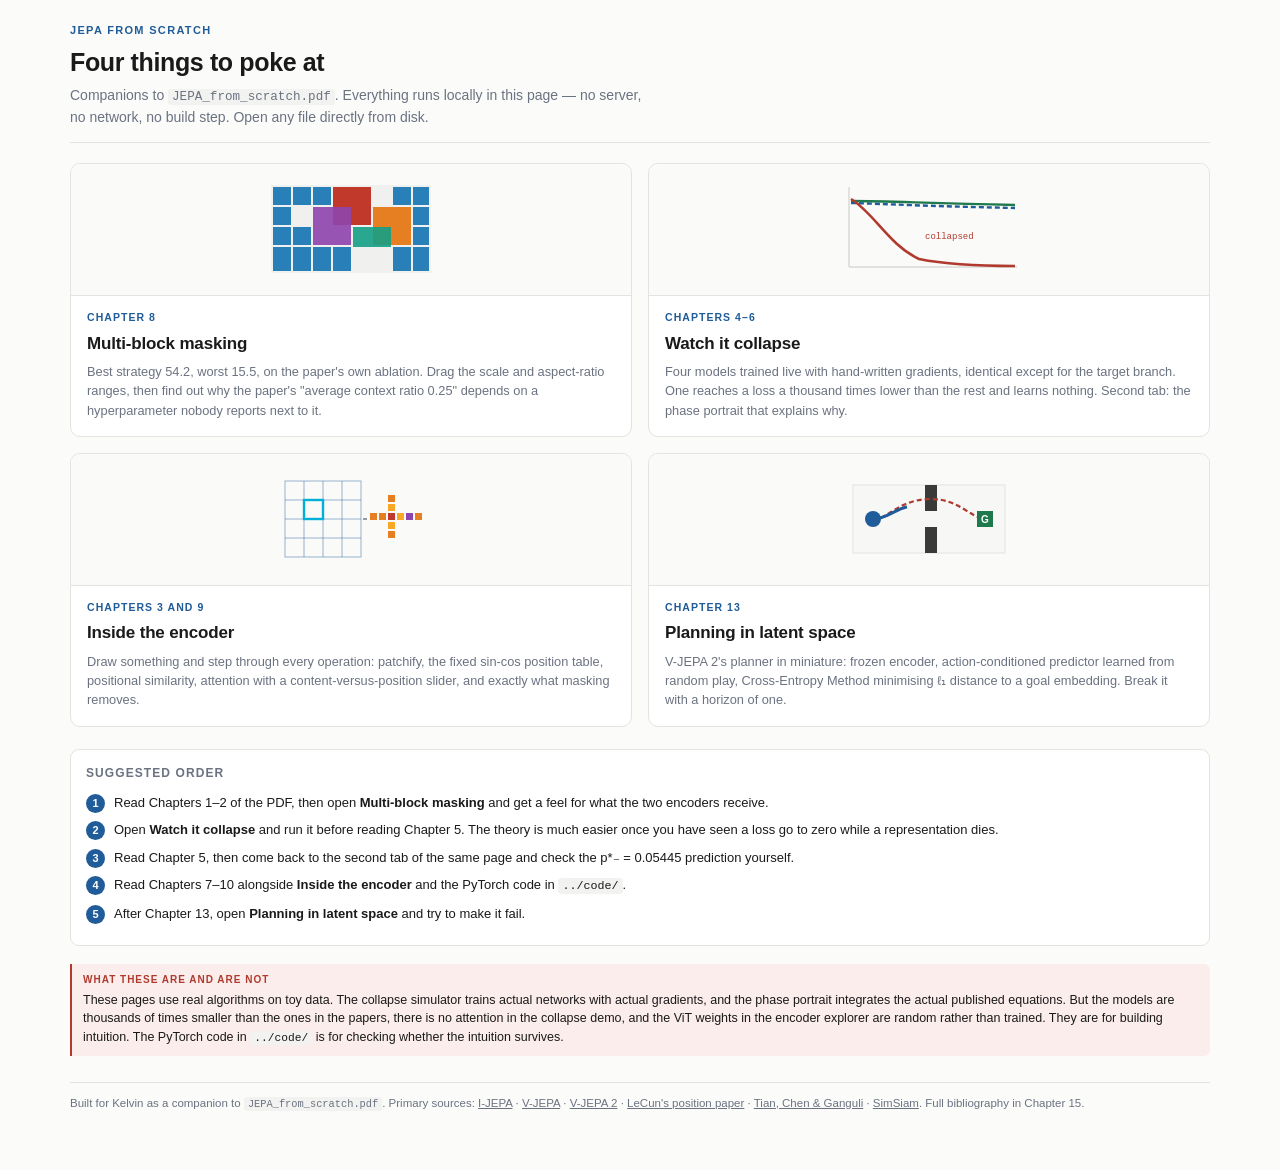
<file: JEPA_learning/JEPA/interactive/index.html>
<!DOCTYPE html>
<html lang="en"><head>
<meta charset="utf-8"><meta name="viewport" content="width=device-width,initial-scale=1">
<title>JEPA from Scratch — interactive companions</title>
<link rel="stylesheet" href="_shared.css">
<style>
  .cards{display:grid;grid-template-columns:repeat(2,1fr);gap:16px}
  @media(max-width:800px){.cards{grid-template-columns:1fr}}
  a.tile{display:block;text-decoration:none;color:inherit;background:#fff;border:1px solid var(--line);
    border-radius:10px;padding:0;overflow:hidden;transition:border-color .15s, transform .15s}
  a.tile:hover{border-color:var(--accent);transform:translateY(-2px)}
  a.tile .thumb{height:132px;background:#fafaf8;border-bottom:1px solid var(--line);
    display:flex;align-items:center;justify-content:center}
  a.tile .body{padding:14px 16px 16px}
  a.tile .ch{font-size:10.5px;letter-spacing:.1em;text-transform:uppercase;color:var(--accent);font-weight:600}
  a.tile h3{margin:5px 0 6px;font-size:17px;font-weight:640;letter-spacing:-.01em}
  a.tile p{margin:0;font-size:12.8px;color:var(--grey);line-height:1.5}
  .order{counter-reset:o;list-style:none;padding:0;margin:10px 0 0}
  .order li{counter-increment:o;position:relative;padding-left:28px;margin-bottom:8px;font-size:13px}
  .order li::before{content:counter(o);position:absolute;left:0;top:1px;width:19px;height:19px;
    border-radius:50%;background:var(--accent);color:#fff;font-size:11px;font-weight:700;
    display:flex;align-items:center;justify-content:center}
</style></head><body>
<div class="wrap">
<header class="top">
  <div class="kicker">JEPA from Scratch</div>
  <h1>Four things to poke at</h1>
  <p>Companions to <code>JEPA_from_scratch.pdf</code>. Everything runs locally in this page —
  no server, no network, no build step. Open any file directly from disk.</p>
</header>

<div class="cards">

<a class="tile" href="masking-visualizer.html">
  <div class="thumb"><svg width="200" height="100" viewBox="0 0 200 100">
    <g>
      <rect x="20" y="6" width="160" height="88" fill="#f0f0ee"/>
      <g fill="#2980b9">
        <rect x="22" y="8" width="18" height="18"/><rect x="42" y="8" width="18" height="18"/>
        <rect x="62" y="8" width="18" height="18"/><rect x="142" y="8" width="18" height="18"/>
        <rect x="162" y="8" width="16" height="18"/>
        <rect x="22" y="28" width="18" height="18"/><rect x="162" y="28" width="16" height="18"/>
        <rect x="22" y="48" width="18" height="18"/><rect x="42" y="48" width="18" height="18"/>
        <rect x="162" y="48" width="16" height="18"/>
        <rect x="22" y="68" width="18" height="24"/><rect x="42" y="68" width="18" height="24"/>
        <rect x="62" y="68" width="18" height="24"/><rect x="82" y="68" width="18" height="24"/>
        <rect x="142" y="68" width="18" height="24"/><rect x="162" y="68" width="16" height="24"/>
      </g>
      <rect x="82" y="8" width="38" height="38" fill="#c0392b"/>
      <rect x="122" y="28" width="38" height="38" fill="#e67e22"/>
      <rect x="62" y="28" width="38" height="38" fill="#8e44ad" opacity=".9"/>
      <rect x="102" y="48" width="38" height="20" fill="#16a085" opacity=".9"/>
    </g></svg></div>
  <div class="body"><div class="ch">Chapter 8</div>
    <h3>Multi-block masking</h3>
    <p>Best strategy 54.2, worst 15.5, on the paper's own ablation. Drag the scale and
    aspect-ratio ranges, then find out why the paper's "average context ratio 0.25" depends on
    a hyperparameter nobody reports next to it.</p></div></a>

<a class="tile" href="collapse-simulator.html">
  <div class="thumb"><svg width="200" height="100" viewBox="0 0 200 100">
    <line x1="20" y1="88" x2="188" y2="88" stroke="#c8c8c4"/>
    <line x1="20" y1="8" x2="20" y2="88" stroke="#c8c8c4"/>
    <path d="M22 22 C 60 22, 90 24, 186 26" fill="none" stroke="#1e7a4c" stroke-width="2.4"/>
    <path d="M22 24 C 60 25, 90 27, 186 29" fill="none" stroke="#1f5c99" stroke-width="2.4" stroke-dasharray="5 3"/>
    <path d="M22 20 C 45 34, 60 66, 90 80 C 120 86, 150 87, 186 87" fill="none" stroke="#b03a2e" stroke-width="2.6"/>
    <text x="96" y="60" font-family="ui-monospace,monospace" font-size="9" fill="#b03a2e">collapsed</text>
  </svg></div>
  <div class="body"><div class="ch">Chapters 4–6</div>
    <h3>Watch it collapse</h3>
    <p>Four models trained live with hand-written gradients, identical except for the target
    branch. One reaches a loss a thousand times lower than the rest and learns nothing.
    Second tab: the phase portrait that explains why.</p></div></a>

<a class="tile" href="vit-explorer.html">
  <div class="thumb"><svg width="200" height="100" viewBox="0 0 200 100">
    <g stroke="#1f5c99" stroke-opacity=".45" fill="none">
      <rect x="34" y="12" width="76" height="76"/>
      <line x1="53" y1="12" x2="53" y2="88"/><line x1="72" y1="12" x2="72" y2="88"/>
      <line x1="91" y1="12" x2="91" y2="88"/>
      <line x1="34" y1="31" x2="110" y2="31"/><line x1="34" y1="50" x2="110" y2="50"/>
      <line x1="34" y1="69" x2="110" y2="69"/></g>
    <rect x="53" y="31" width="19" height="19" fill="none" stroke="#00b0d8" stroke-width="2.4"/>
    <g fill="#e67e22">
      <rect x="128" y="44" width="7" height="7"/><rect x="137" y="44" width="7" height="7" fill="#c0392b"/>
      <rect x="146" y="44" width="7" height="7" fill="#f9a825"/><rect x="155" y="44" width="7" height="7" fill="#8e44ad"/>
      <rect x="137" y="35" width="7" height="7" fill="#f9a825"/><rect x="137" y="53" width="7" height="7" fill="#f9a825"/>
      <rect x="137" y="26" width="7" height="7" fill="#e67e22"/><rect x="137" y="62" width="7" height="7" fill="#e67e22"/>
      <rect x="119" y="44" width="7" height="7"/><rect x="164" y="44" width="7" height="7"/></g>
    <path d="M112 50 L 116 50" stroke="#6b7280" stroke-width="1.4" marker-end="url(#a)"/>
  </svg></div>
  <div class="body"><div class="ch">Chapters 3 and 9</div>
    <h3>Inside the encoder</h3>
    <p>Draw something and step through every operation: patchify, the fixed sin-cos position
    table, positional similarity, attention with a content-versus-position slider, and exactly
    what masking removes.</p></div></a>

<a class="tile" href="latent-planning.html">
  <div class="thumb"><svg width="200" height="100" viewBox="0 0 200 100">
    <g fill="#f7f7f5" stroke="#e3e3e0">
      <rect x="24" y="16" width="152" height="68"/></g>
    <g fill="#3a3a38"><rect x="96" y="16" width="12" height="26"/><rect x="96" y="58" width="12" height="26"/></g>
    <path d="M44 50 C 60 50, 70 30, 102 30 C 130 30, 140 48, 156 50"
      fill="none" stroke="#b03a2e" stroke-width="2.2" stroke-dasharray="5 3"/>
    <path d="M44 50 C 58 50, 66 40, 78 38" fill="none" stroke="#1f5c99" stroke-width="3"/>
    <circle cx="44" cy="50" r="8" fill="#1f5c99"/>
    <rect x="148" y="42" width="16" height="16" fill="#1e7a4c"/>
    <text x="152" y="54" font-family="-apple-system,sans-serif" font-size="10" font-weight="700" fill="#fff">G</text>
  </svg></div>
  <div class="body"><div class="ch">Chapter 13</div>
    <h3>Planning in latent space</h3>
    <p>V-JEPA 2's planner in miniature: frozen encoder, action-conditioned predictor learned
    from random play, Cross-Entropy Method minimising ℓ₁ distance to a goal embedding. Break it
    with a horizon of one.</p></div></a>

</div>

<div class="card" style="margin-top:22px">
  <h2>Suggested order</h2>
  <ol class="order">
    <li>Read Chapters 1–2 of the PDF, then open <b>Multi-block masking</b> and get a feel for
    what the two encoders receive.</li>
    <li>Open <b>Watch it collapse</b> and run it before reading Chapter 5. The theory is much
    easier once you have seen a loss go to zero while a representation dies.</li>
    <li>Read Chapter 5, then come back to the second tab of the same page and check the
    p*₋ = 0.05445 prediction yourself.</li>
    <li>Read Chapters 7–10 alongside <b>Inside the encoder</b> and the PyTorch code in
    <code>../code/</code>.</li>
    <li>After Chapter 13, open <b>Planning in latent space</b> and try to make it fail.</li>
  </ol>
</div>

<div class="box t" style="margin-top:18px"><b class="tag">What these are and are not</b>
These pages use real algorithms on toy data. The collapse simulator trains actual networks with
actual gradients, and the phase portrait integrates the actual published equations. But the
models are thousands of times smaller than the ones in the papers, there is no attention in the
collapse demo, and the ViT weights in the encoder explorer are random rather than trained. They
are for building intuition. The PyTorch code in <code>../code/</code> is for checking whether
the intuition survives.</div>

<footer class="bot">
Built for Kelvin as a companion to <code>JEPA_from_scratch.pdf</code>. Primary sources:
<a href="https://arxiv.org/abs/2301.08243">I-JEPA</a> ·
<a href="https://arxiv.org/abs/2404.08471">V-JEPA</a> ·
<a href="https://arxiv.org/abs/2506.09985">V-JEPA 2</a> ·
<a href="https://openreview.net/pdf?id=BZ5a1r-kVsf">LeCun's position paper</a> ·
<a href="https://arxiv.org/abs/2102.06810">Tian, Chen &amp; Ganguli</a> ·
<a href="https://arxiv.org/abs/2011.10566">SimSiam</a>. Full bibliography in Chapter 15.
</footer>
</div>
</body></html>
</file>
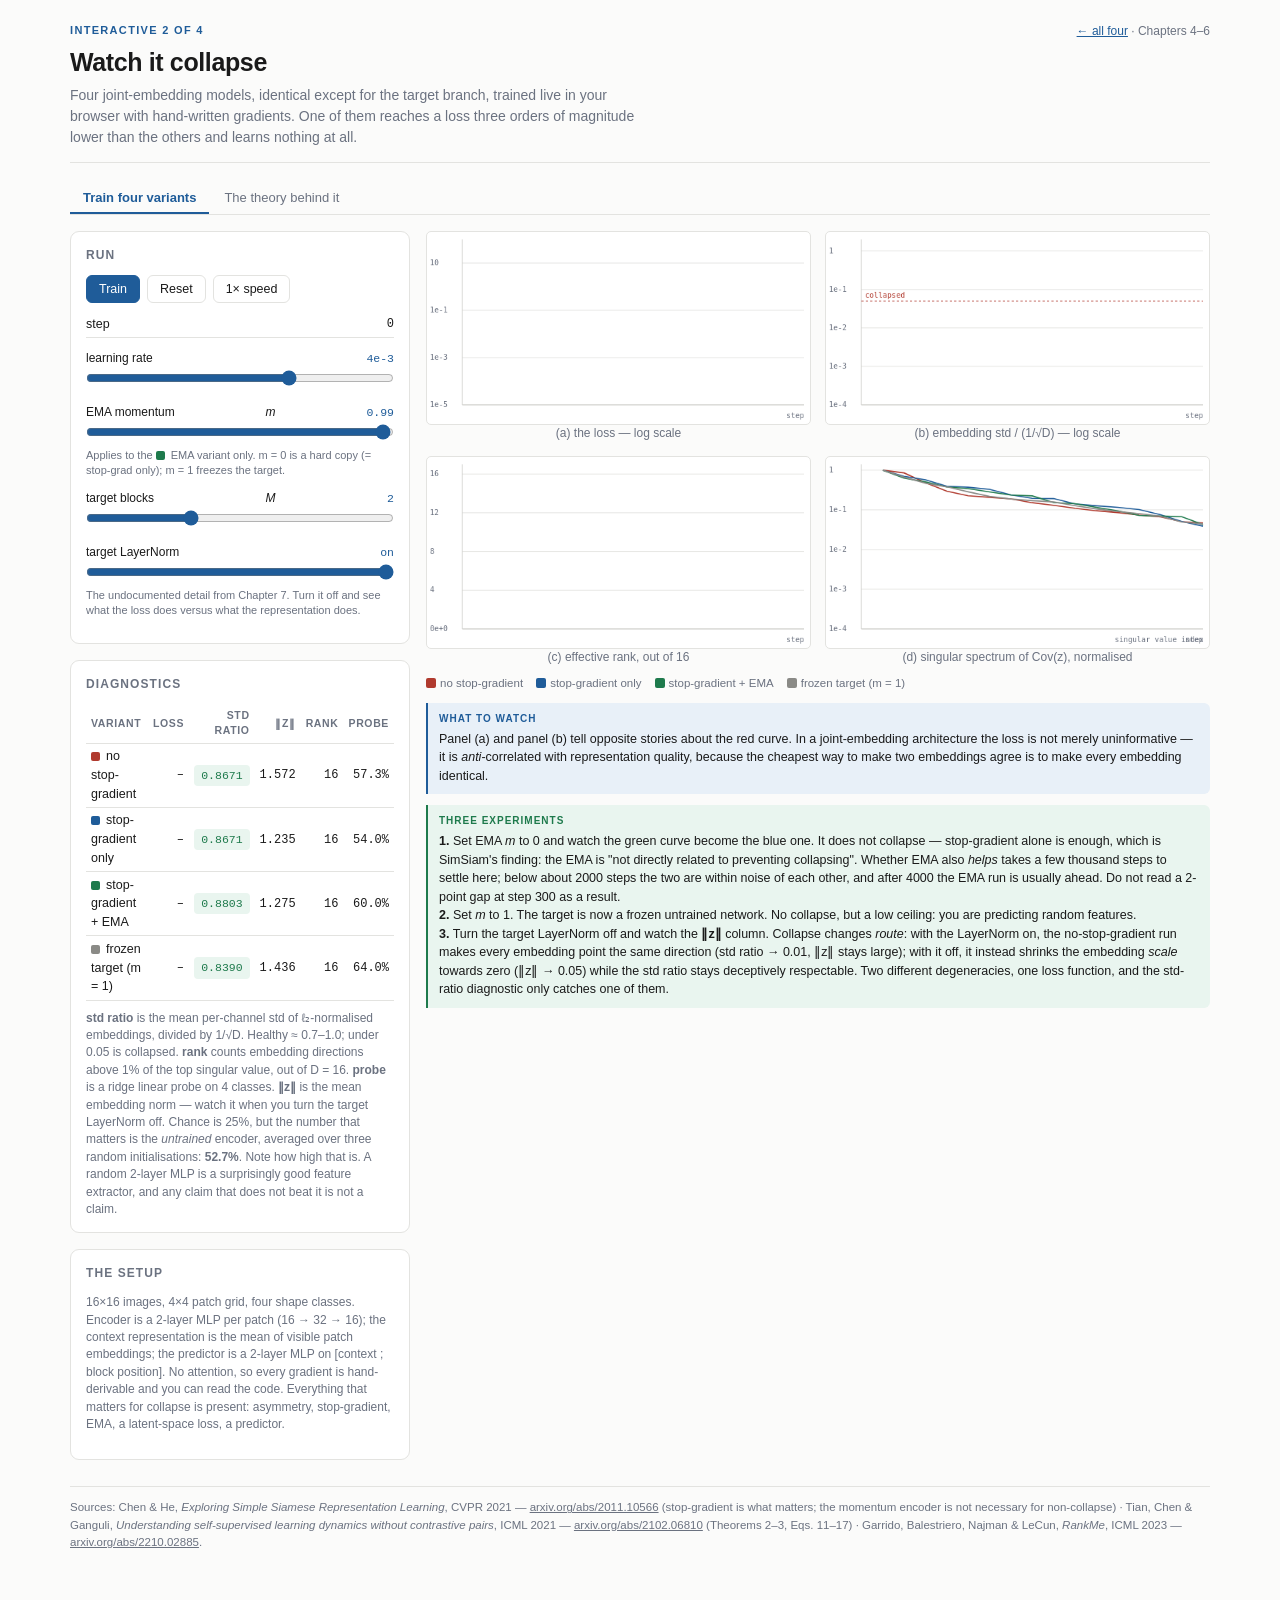
<file: JEPA_learning/JEPA/interactive/collapse-simulator.html>
<!DOCTYPE html>
<html lang="en"><head>
<meta charset="utf-8"><meta name="viewport" content="width=device-width,initial-scale=1">
<title>Collapse simulator — JEPA from Scratch</title>
<link rel="stylesheet" href="_shared.css">
<style>
  .plots{display:grid;grid-template-columns:1fr 1fr;gap:14px}
  @media(max-width:820px){.plots{grid-template-columns:1fr}}
  .plots canvas{width:100%;background:#fff;border:1px solid var(--line)}
  .vtable td.b{font-family:var(--mono);font-size:12px}
  .swatch{display:inline-block;width:9px;height:9px;border-radius:2px;margin-right:6px;vertical-align:-1px}
  .tabs{display:flex;gap:2px;border-bottom:1px solid var(--line);margin-bottom:16px}
  .tabs button{border:none;border-bottom:2px solid transparent;border-radius:0;background:none;
    padding:7px 13px;font-size:13px;color:var(--grey)}
  .tabs button.on{color:var(--accent);border-bottom-color:var(--accent);font-weight:600;background:none}
  .pane{display:none} .pane.on{display:block}
  #phase{cursor:crosshair}
</style></head><body>
<div class="wrap">
<header class="top">
  <div class="crumb"><a href="index.html">← all four</a> · Chapters 4–6</div>
  <div class="kicker">Interactive 2 of 4</div>
  <h1>Watch it collapse</h1>
  <p>Four joint-embedding models, identical except for the target branch, trained live in your
  browser with hand-written gradients. One of them reaches a loss three orders of magnitude
  lower than the others and learns nothing at all.</p>
</header>

<div class="tabs">
  <button class="on" data-tab="train">Train four variants</button>
  <button data-tab="theory">The theory behind it</button>
</div>

<!-- ============================================ TRAIN ============================ -->
<div class="pane on" id="pane-train">
<div class="grid g2">
<div>
  <div class="card">
    <h2>Run</h2>
    <div class="row"><button class="primary" id="go">Train</button>
      <button id="reset">Reset</button>
      <button id="fast">1× speed</button></div>
    <div class="stat" style="margin-top:9px"><span>step</span><span id="step">0</span></div>
    <div class="ctl" style="margin-top:11px"><label>learning rate <b id="vLR">4e-3</b></label>
      <input type="range" id="LR" min="-4" max="-1.6" step="0.1" value="-2.4"></div>
    <div class="ctl"><label>EMA momentum <i>m</i> <b id="vEM">0.99</b></label>
      <input type="range" id="EM" min="0" max="0.999" step="0.001" value="0.99">
      <div class="hint">Applies to the <span class="swatch" style="background:#1e7a4c"></span>EMA
      variant only. m = 0 is a hard copy (= stop-grad only); m = 1 freezes the target.</div></div>
    <div class="ctl"><label>target blocks <i>M</i> <b id="vM">2</b></label>
      <input type="range" id="M" min="1" max="4" step="1" value="2"></div>
    <div class="ctl"><label>target LayerNorm <b id="vLN">on</b></label>
      <input type="range" id="LN" min="0" max="1" step="1" value="1">
      <div class="hint">The undocumented detail from Chapter 7. Turn it off and see what the
      loss does versus what the representation does.</div></div>
  </div>

  <div class="card" style="margin-top:16px">
    <h2>Diagnostics</h2>
    <table class="k vtable"><thead><tr>
      <th>variant</th><th>loss</th><th>std ratio</th><th>‖z‖</th><th>rank</th><th>probe</th></tr></thead>
      <tbody id="tbody"></tbody></table>
    <p class="note" style="margin:9px 0 0">
      <b>std ratio</b> is the mean per-channel std of ℓ₂-normalised embeddings, divided by
      1/√D. Healthy ≈ 0.7–1.0; under 0.05 is collapsed. <b>rank</b> counts embedding
      directions above 1% of the top singular value, out of D = 16. <b>probe</b> is a ridge
      linear probe on 4 classes. <b>‖z‖</b> is the mean embedding norm — watch it when you turn
      the target LayerNorm off. Chance is 25%, but the number that matters is the
      <i>untrained</i> encoder, averaged over three random initialisations:
      <b><span id="ctrl">–</span></b>. Note how high that is. A random 2-layer MLP is a
      surprisingly good feature extractor, and any claim that does not beat it is not a
      claim.</p>
  </div>

  <div class="card" style="margin-top:16px">
    <h2>The setup</h2>
    <p class="note">16×16 images, 4×4 patch grid, four shape classes. Encoder is a 2-layer
    MLP per patch (16 → 32 → 16); the context representation is the mean of visible patch
    embeddings; the predictor is a 2-layer MLP on [context ; block position]. No attention,
    so every gradient is hand-derivable and you can read the code. Everything that matters for
    collapse is present: asymmetry, stop-gradient, EMA, a latent-space loss, a predictor.</p>
  </div>
</div>

<div>
  <div class="plots">
    <div><canvas id="pLoss" width="520" height="260"></canvas>
      <div class="note" style="text-align:center">(a) the loss — log scale</div></div>
    <div><canvas id="pStd" width="520" height="260"></canvas>
      <div class="note" style="text-align:center">(b) embedding std / (1/√D) — log scale</div></div>
    <div><canvas id="pRank" width="520" height="260"></canvas>
      <div class="note" style="text-align:center">(c) effective rank, out of 16</div></div>
    <div><canvas id="pSpec" width="520" height="260"></canvas>
      <div class="note" style="text-align:center">(d) singular spectrum of Cov(z), normalised</div></div>
  </div>
  <div class="legend" id="leg"></div>

  <div class="box k"><b class="tag">What to watch</b>
  Panel (a) and panel (b) tell opposite stories about the red curve. In a joint-embedding
  architecture the loss is not merely uninformative — it is <i>anti</i>-correlated with
  representation quality, because the cheapest way to make two embeddings agree is to make
  every embedding identical.</div>

  <div class="box g"><b class="tag">Three experiments</b>
  <b>1.</b> Set EMA <i>m</i> to 0 and watch the green curve become the blue one. It does not
  collapse — stop-gradient alone is enough, which is SimSiam's finding: the EMA is
  "not directly related to preventing collapsing". Whether EMA also <i>helps</i> takes a few
  thousand steps to settle here; below about 2000 steps the two are within noise of each other,
  and after 4000 the EMA run is usually ahead. Do not read a 2-point gap at step 300 as a
  result.<br>
  <b>2.</b> Set <i>m</i> to 1. The target is now a frozen untrained network. No collapse, but
  a low ceiling: you are predicting random features.<br>
  <b>3.</b> Turn the target LayerNorm off and watch the <b>‖z‖</b> column. Collapse changes
  <i>route</i>: with the LayerNorm on, the no-stop-gradient run makes every embedding point the
  same direction (std ratio → 0.01, ‖z‖ stays large); with it off, it instead shrinks the
  embedding <i>scale</i> towards zero (‖z‖ → 0.05) while the std ratio stays deceptively
  respectable. Two different degeneracies, one loss function, and the std-ratio diagnostic only
  catches one of them.</div>
</div>
</div>
</div>

<!-- ============================================ THEORY =========================== -->
<div class="pane" id="pane-theory">
<div class="grid g2">
<div>
  <div class="card">
    <h2>Linear-model dynamics</h2>
    <p class="note">Tian, Chen &amp; Ganguli reduce the whole question to two scalars per
    eigenmode: <i>p</i>, the predictor's eigenvalue, and <i>s</i>, the eigenvalue of
    F = WXWᵀ (the online network's output covariance). With a stop-gradient in place,</p>
    <p class="note" style="font-family:var(--serif);font-size:13.5px;text-align:center;line-height:1.9">
      ṗ = α<sub>p</sub> s [τ − (1+σ²)p] − ηp<br>
      ṡ = 2ps [τ − (1+σ²)p] − 2ηs</p>
    <p class="note">Click anywhere on the phase plane to launch a trajectory from that point.</p>
    <div class="ctl" style="margin-top:12px"><label>weight decay η <b id="vEta">0.050</b></label>
      <input type="range" id="eta" min="0" max="0.24" step="0.002" value="0.05"></div>
    <div class="ctl"><label>augmentation σ² <b id="vSig">0.50</b></label>
      <input type="range" id="sig" min="0.05" max="2" step="0.05" value="0.5"></div>
    <div class="ctl"><label>τ (EMA proportionality) <b id="vTau">1.00</b></label>
      <input type="range" id="tau" min="0.05" max="1" step="0.01" value="1"></div>
    <div class="row"><button id="clearTraj">Clear trajectories</button>
      <button id="sweep">Launch 40 from a grid</button></div>

    <div class="stat" style="margin-top:12px"><span>p*₋ (unstable, basin edge)</span><span id="fpm">–</span></div>
    <div class="stat"><span>p*₊ (stable, useful)</span><span id="fpp">–</span></div>
    <div class="stat"><span>η<sub>crit</sub> = τ²/[4(1+σ²)]</span><span id="ec">–</span></div>
    <div class="stat"><span>regime</span><span id="reg">–</span></div>
  </div>
</div>
<div>
  <canvas id="phase" width="640" height="420" style="width:100%;background:#fff;border:1px solid var(--line);border-radius:6px"></canvas>
  <div class="legend">
    <span><i style="background:#1a1a1a"></i>invariant parabola s = p²/α<sub>p</sub></span>
    <span><i style="background:#1e7a4c"></i>escapes</span>
    <span><i style="background:#b03a2e"></i>collapses</span>
    <span><i style="background:#fbedeb"></i>collapse basin</span>
  </div>
  <div class="box a"><b class="tag">The prediction to check</b>
  At η = 0.05, σ² = 0.5, τ = 1 the theory says the basin edge sits at
  p*₋ = 0.05445. Click just left and just right of the dotted red line, on the parabola, and
  see that it is right. My numerical integration agrees at four significant figures — see
  Figure 5.1 of the book and <code>exp/tian_dynamics.py</code>.</div>
  <div class="box t"><b class="tag">Now push η past η<sub>crit</sub></b>
  Above τ²/[4(1+σ²)] the two positive fixed points annihilate in a saddle-node bifurcation and
  zero is the only attractor left. Every initialisation collapses, no matter how well you tune
  anything else. That is why the weight-decay schedule in I-JEPA matters, and why it
  <i>ramps up</i> rather than starting high.</div>
</div>
</div>
</div>

<footer class="bot">
Sources: Chen &amp; He, <i>Exploring Simple Siamese Representation Learning</i>, CVPR 2021 —
<a href="https://arxiv.org/abs/2011.10566">arxiv.org/abs/2011.10566</a> (stop-gradient is what
matters; the momentum encoder is not necessary for non-collapse) ·
Tian, Chen &amp; Ganguli, <i>Understanding self-supervised learning dynamics without contrastive
pairs</i>, ICML 2021 — <a href="https://arxiv.org/abs/2102.06810">arxiv.org/abs/2102.06810</a>
(Theorems 2–3, Eqs. 11–17) · Garrido, Balestriero, Najman &amp; LeCun, <i>RankMe</i>, ICML 2023 —
<a href="https://arxiv.org/abs/2210.02885">arxiv.org/abs/2210.02885</a>.
</footer>
</div>

<script>
const $=id=>document.getElementById(id);
document.querySelectorAll('.tabs button').forEach(b=>b.onclick=()=>{
  document.querySelectorAll('.tabs button').forEach(x=>x.classList.remove('on'));
  document.querySelectorAll('.pane').forEach(x=>x.classList.remove('on'));
  b.classList.add('on'); $('pane-'+b.dataset.tab).classList.add('on');
  if(b.dataset.tab==='theory') drawPhase();
});

/* ================= tiny linear algebra ================= */
function mat(r,c,f){const a=new Float64Array(r*c); if(f) for(let i=0;i<a.length;i++) a[i]=f(); return {r,c,a};}
function randn(){let u=0,v=0; while(!u)u=Math.random(); while(!v)v=Math.random();
  return Math.sqrt(-2*Math.log(u))*Math.cos(2*Math.PI*v);}
function he(r,c){const s=Math.sqrt(2/r); return mat(r,c,()=>randn()*s);}
// symmetric eigenvalues by cyclic Jacobi (D is 16, so this is free)
function eigSym(A,n){
  const a=A.slice();
  for(let sweep=0;sweep<40;sweep++){
    let off=0;
    for(let p=0;p<n-1;p++) for(let q=p+1;q<n;q++) off+=a[p*n+q]*a[p*n+q];
    if(off<1e-18) break;
    for(let p=0;p<n-1;p++) for(let q=p+1;q<n;q++){
      if(Math.abs(a[p*n+q])<1e-15) continue;
      const th=0.5*Math.atan2(2*a[p*n+q], a[q*n+q]-a[p*n+p]);
      const c=Math.cos(th), s=Math.sin(th);
      for(let k=0;k<n;k++){
        const akp=a[k*n+p], akq=a[k*n+q];
        a[k*n+p]=c*akp-s*akq; a[k*n+q]=s*akp+c*akq;
      }
      for(let k=0;k<n;k++){
        const apk=a[p*n+k], aqk=a[q*n+k];
        a[p*n+k]=c*apk-s*aqk; a[q*n+k]=s*apk+c*aqk;
      }
    }
  }
  const ev=[]; for(let i=0;i<n;i++) ev.push(Math.max(0,a[i*n+i]));
  return ev.sort((x,y)=>y-x);
}
function solveSym(A,B,n,m){ // Gaussian elimination, A n×n, B n×m, in place
  const a=A.slice(), b=B.slice();
  for(let i=0;i<n;i++){
    let mx=i; for(let k=i+1;k<n;k++) if(Math.abs(a[k*n+i])>Math.abs(a[mx*n+i])) mx=k;
    if(mx!==i){ for(let j=0;j<n;j++){const t=a[i*n+j];a[i*n+j]=a[mx*n+j];a[mx*n+j]=t;}
                for(let j=0;j<m;j++){const t=b[i*m+j];b[i*m+j]=b[mx*m+j];b[mx*m+j]=t;} }
    const d=a[i*n+i]||1e-12;
    for(let k=i+1;k<n;k++){ const f=a[k*n+i]/d; if(!f) continue;
      for(let j=i;j<n;j++) a[k*n+j]-=f*a[i*n+j];
      for(let j=0;j<m;j++) b[k*m+j]-=f*b[i*m+j]; }
  }
  const x=new Float64Array(n*m);
  for(let i=n-1;i>=0;i--) for(let j=0;j<m;j++){
    let s=b[i*m+j]; for(let k=i+1;k<n;k++) s-=a[i*n+k]*x[k*m+j];
    x[i*m+j]=s/(a[i*n+i]||1e-12);
  }
  return x;
}

/* ================= data ================= */
const IMG=16, PS=4, G=IMG/PS, NP=G*G, PD=PS*PS, D=16, H=32, NC=4;
function makeSet(n){
  const P=[], Y=[];
  for(let k=0;k<n;k++){
    const y=k%NC, img=new Float64Array(IMG*IMG);
    for(let i=0;i<img.length;i++) img[i]=0.12*randn()+0.25;
    const h=6+Math.floor(Math.random()*6), w=6+Math.floor(Math.random()*6);
    const r0=Math.floor(Math.random()*(IMG-h)), c0=Math.floor(Math.random()*(IMG-w));
    const v=0.75+0.25*Math.random();
    const set=(i,j,val)=>{ if(i>=0&&i<IMG&&j>=0&&j<IMG) img[i*IMG+j]=val; };
    if(y===0){ for(let i=r0;i<r0+h;i++) for(let j=c0;j<c0+w;j++) set(i,j,v); }              // block
    else if(y===1){ for(let i=r0;i<r0+h;i++) for(let j=c0;j<c0+w;j++)
        if(i===r0||i===r0+h-1||j===c0||j===c0+w-1) set(i,j,v); }                            // ring
    else if(y===2){ for(let i=0;i<Math.min(h,w);i++) for(let j=0;j<w-i;j++) set(r0+i,c0+j,v);} // triangle
    else { for(let i=r0;i<r0+h;i+=2) for(let j=c0;j<c0+w;j++) set(i,j,v); }                 // stripes
    // patchify, row-major
    const pv=new Float64Array(NP*PD);
    for(let gi=0;gi<G;gi++) for(let gj=0;gj<G;gj++)
      for(let a=0;a<PS;a++) for(let b=0;b<PS;b++)
        pv[(gi*G+gj)*PD + a*PS + b] = img[(gi*PS+a)*IMG + (gj*PS+b)];
    P.push(pv); Y.push(y);
  }
  // global standardise
  let mu=0,c=0; P.forEach(p=>p.forEach(v=>{mu+=v;c++;})); mu/=c;
  let sd=0; P.forEach(p=>p.forEach(v=>{sd+=(v-mu)*(v-mu);})); sd=Math.sqrt(sd/c)+1e-9;
  P.forEach(p=>{ for(let i=0;i<p.length;i++) p[i]=(p[i]-mu)/sd; });
  return {P,Y};
}
const TR=makeSet(1200), TE=makeSet(400);

/* ================= masks ================= */
function sampleMask(M){
  for(let t=0;t<60;t++){
    const occ=new Uint8Array(NP), tg=[];
    for(let k=0;k<M;k++){
      const r0=Math.floor(Math.random()*(G-1)), c0=Math.floor(Math.random()*(G-1));
      const m=[];
      for(let i=r0;i<r0+2;i++) for(let j=c0;j<c0+2;j++){ m.push(i*G+j); occ[i*G+j]=1; }
      tg.push(m);
    }
    const ctx=[]; for(let i=0;i<NP;i++) if(!occ[i]) ctx.push(i);
    if(ctx.length>=4) return {tg,ctx};
  }
  return {tg:[[0,1,G,G+1]], ctx:[NP-1,NP-2,NP-G-1,NP-G-2]};
}

/* ================= model ================= */
function newModel(){
  const m={ W1:he(PD,H), b1:mat(1,H), W2:he(H,D), b2:mat(1,D),
            P1:he(D+NP,H), q1:mat(1,H), P2:he(H,D), q2:mat(1,D) };
  m.keys=['W1','b1','W2','b2','P1','q1','P2','q2'];
  m.mom={}; m.vel={}; m.keys.forEach(k=>{ m.mom[k]=new Float64Array(m[k].a.length);
                                          m.vel[k]=new Float64Array(m[k].a.length); });
  return m;
}
function cloneModel(m){ const t={keys:m.keys};
  m.keys.forEach(k=>t[k]={r:m[k].r,c:m[k].c,a:m[k].a.slice()}); return t; }
function encPatch(m,x,off){ // one patch [PD] -> {h [H], z [D]}
  const h=new Float64Array(H);
  for(let j=0;j<H;j++){ let s=m.b1.a[j];
    for(let i=0;i<PD;i++) s+=x[off+i]*m.W1.a[i*H+j];
    h[j]=Math.tanh(s); }
  const z=new Float64Array(D);
  for(let j=0;j<D;j++){ let s=m.b2.a[j];
    for(let i=0;i<H;i++) s+=h[i]*m.W2.a[i*D+j];
    z[j]=s; }
  return {h,z};
}
function embedImage(m,pv){ // mean-pooled over all patches
  const z=new Float64Array(D);
  for(let k=0;k<NP;k++){ const o=encPatch(m,pv,k*PD).z; for(let j=0;j<D;j++) z[j]+=o[j]/NP; }
  return z;
}
function layerNorm(z){
  let mu=0; for(const v of z) mu+=v; mu/=z.length;
  let va=0; for(const v of z) va+=(v-mu)*(v-mu); va/=z.length;
  const sd=Math.sqrt(va+1e-6), o=new Float64Array(z.length);
  for(let i=0;i<z.length;i++) o[i]=(z[i]-mu)/sd;
  return o;
}

/* ================= one training step (manual gradients) ================= */
function step(V, cfgv){
  const m=V.m, tm=V.target, BS=24, {tg,ctx}=sampleMask(cfgv.M);
  const grad={}; m.keys.forEach(k=>grad[k]=new Float64Array(m[k].a.length));
  let loss=0;
  const src = (V.mode==='ema'||V.mode==='frozen') ? tm : m;

  for(let b=0;b<BS;b++){
    const pv=TR.P[Math.floor(Math.random()*TR.P.length)];
    // ---- context branch (online)
    const cache=[], c=new Float64Array(D);
    for(const k of ctx){ const o=encPatch(m,pv,k*PD); cache.push(o);
      for(let j=0;j<D;j++) c[j]+=o.z[j]/ctx.length; }
    // ---- target branch
    const tCache=[], tz=[];
    for(let k=0;k<NP;k++){ const o=encPatch(src,pv,k*PD); tCache.push(o);
      tz.push(cfgv.LN? layerNorm(o.z) : o.z); }

    const dc=new Float64Array(D);
    tg.forEach(blk=>{
      // block-mean target
      const t=new Float64Array(D);
      blk.forEach(k=>{ for(let j=0;j<D;j++) t[j]+=tz[k][j]/blk.length; });
      // predictor forward
      const inp=new Float64Array(D+NP);
      for(let j=0;j<D;j++) inp[j]=c[j];
      blk.forEach(k=>inp[D+k]=1);
      const hp=new Float64Array(H);
      for(let j=0;j<H;j++){ let s=m.q1.a[j];
        for(let i=0;i<D+NP;i++) s+=inp[i]*m.P1.a[i*H+j]; hp[j]=Math.tanh(s); }
      const zh=new Float64Array(D);
      for(let j=0;j<D;j++){ let s=m.q2.a[j];
        for(let i=0;i<H;i++) s+=hp[i]*m.P2.a[i*D+j]; zh[j]=s; }
      // loss + grad
      const dz=new Float64Array(D), sc=2/(BS*tg.length);
      for(let j=0;j<D;j++){ const r=zh[j]-t[j]; loss+=r*r/(BS*tg.length); dz[j]=r*sc; }
      for(let i=0;i<H;i++) for(let j=0;j<D;j++) grad.P2[i*D+j]+=hp[i]*dz[j];
      for(let j=0;j<D;j++) grad.q2[j]+=dz[j];
      const dh=new Float64Array(H);
      for(let i=0;i<H;i++){ let s=0; for(let j=0;j<D;j++) s+=m.P2.a[i*D+j]*dz[j];
        dh[i]=s*(1-hp[i]*hp[i]); }
      for(let i=0;i<D+NP;i++) for(let j=0;j<H;j++) grad.P1[i*H+j]+=inp[i]*dh[j];
      for(let j=0;j<H;j++) grad.q1[j]+=dh[j];
      for(let j=0;j<D;j++){ let s=0; for(let i=0;i<H;i++) s+=m.P1.a[j*H+i]*dh[i]; dc[j]+=s; }

      // ---- the ablation: with mode 'shared' the gradient also enters the target
      if(V.mode==='shared'){
        blk.forEach(k=>{
          let dt=new Float64Array(D);
          for(let j=0;j<D;j++) dt[j] = -dz[j]/blk.length;
          if(cfgv.LN){ // backprop the stateless LayerNorm
            const z=tCache[k].z; let mu=0; for(const v of z) mu+=v; mu/=D;
            let va=0; for(const v of z) va+=(v-mu)*(v-mu); va/=D;
            const sd=Math.sqrt(va+1e-6);
            let sdt=0, sdtx=0;
            for(let j=0;j<D;j++){ sdt+=dt[j]; sdtx+=dt[j]*(z[j]-mu)/sd; }
            const o=new Float64Array(D);
            for(let j=0;j<D;j++) o[j]=(dt[j]-sdt/D-((z[j]-mu)/sd)*(sdtx/D))/sd;
            dt=o;
          }
          const hh=tCache[k].h;
          for(let i=0;i<H;i++) for(let j=0;j<D;j++) grad.W2[i*D+j]+=hh[i]*dt[j];
          for(let j=0;j<D;j++) grad.b2[j]+=dt[j];
          const dh2=new Float64Array(H);
          for(let i=0;i<H;i++){ let s=0; for(let j=0;j<D;j++) s+=m.W2.a[i*D+j]*dt[j];
            dh2[i]=s*(1-hh[i]*hh[i]); }
          for(let i=0;i<PD;i++) for(let j=0;j<H;j++) grad.W1[i*H+j]+=pv[k*PD+i]*dh2[j];
          for(let j=0;j<H;j++) grad.b1[j]+=dh2[j];
        });
      }
    });
    // ---- context branch backward
    ctx.forEach((k,ii)=>{
      const dzc=new Float64Array(D);
      for(let j=0;j<D;j++) dzc[j]=dc[j]/ctx.length;
      const hh=cache[ii].h;
      for(let i=0;i<H;i++) for(let j=0;j<D;j++) grad.W2[i*D+j]+=hh[i]*dzc[j];
      for(let j=0;j<D;j++) grad.b2[j]+=dzc[j];
      const dh2=new Float64Array(H);
      for(let i=0;i<H;i++){ let s=0; for(let j=0;j<D;j++) s+=m.W2.a[i*D+j]*dzc[j];
        dh2[i]=s*(1-hh[i]*hh[i]); }
      for(let i=0;i<PD;i++) for(let j=0;j<H;j++) grad.W1[i*H+j]+=pv[k*PD+i]*dh2[j];
      for(let j=0;j<H;j++) grad.b1[j]+=dh2[j];
    });
  }
  // ---- Adam
  V.t++;
  const lr=cfgv.lr, b1=0.9, b2=0.999;
  m.keys.forEach(k=>{
    const g=grad[k], p=m[k].a, mo=m.mom[k], ve=m.vel[k];
    for(let i=0;i<p.length;i++){
      mo[i]=b1*mo[i]+(1-b1)*g[i]; ve[i]=b2*ve[i]+(1-b2)*g[i]*g[i];
      p[i]-=lr*(mo[i]/(1-Math.pow(b1,V.t)))/(Math.sqrt(ve[i]/(1-Math.pow(b2,V.t)))+1e-8);
    }
  });
  // ---- target update
  if(V.mode==='ema'){ const mm=cfgv.ema;
    m.keys.forEach(k=>{ const a=tm[k].a, o=m[k].a;
      for(let i=0;i<a.length;i++) a[i]=mm*a[i]+(1-mm)*o[i]; }); }
  else if(V.mode==='stopgrad'){
    m.keys.forEach(k=>tm[k].a.set(m[k].a)); }
  // 'frozen' never updates; 'shared' has no separate target
  V.loss=loss;
  return loss;
}

/* ================= diagnostics ================= */
function diagnose(V){
  const src = (V.mode==='shared') ? V.m : V.target;
  const Z=[], n=Math.min(150,TE.P.length);
  for(let i=0;i<n;i++) Z.push(embedImage(src,TE.P[i]));
  // std of l2-normalised
  let stdSum=0;
  const N=new Array(n);
  for(let i=0;i<n;i++){ let nn=0; for(const v of Z[i]) nn+=v*v; nn=Math.sqrt(nn)+1e-12;
    N[i]=Z[i].map(v=>v/nn); }
  for(let j=0;j<D;j++){ let mu=0; for(let i=0;i<n;i++) mu+=N[i][j]; mu/=n;
    let va=0; for(let i=0;i<n;i++) va+=(N[i][j]-mu)*(N[i][j]-mu); stdSum+=Math.sqrt(va/n); }
  const stdRatio=(stdSum/D)*Math.sqrt(D);
  let scale=0; for(let i=0;i<n;i++){ let q=0; for(const v of Z[i]) q+=v*v; scale+=Math.sqrt(q)/n; }
  // covariance spectrum
  const mu=new Float64Array(D);
  for(let i=0;i<n;i++) for(let j=0;j<D;j++) mu[j]+=Z[i][j]/n;
  const C=new Float64Array(D*D);
  for(let i=0;i<n;i++) for(let a=0;a<D;a++) for(let b=0;b<D;b++)
    C[a*D+b]+=(Z[i][a]-mu[a])*(Z[i][b]-mu[b])/n;
  const ev=eigSym(C,D), sv=ev.map(v=>Math.sqrt(Math.max(v,0)));
  const top=sv[0]||1e-30;
  const rank=sv.filter(v=>v>0.01*top && v>1e-7).length;
  // ridge probe on 200 labelled training images
  const NL=120, K=D+1;
  const A=new Float64Array(K*K), Bm=new Float64Array(K*NC);
  const feats=[];
  for(let i=0;i<NL;i++){ const z=embedImage(src,TR.P[i]); const f=new Float64Array(K);
    for(let j=0;j<D;j++) f[j]=z[j]; f[D]=1; feats.push(f); }
  // standardise
  const fm=new Float64Array(K), fs=new Float64Array(K).fill(1);
  for(let j=0;j<D;j++){ let s=0; for(let i=0;i<NL;i++) s+=feats[i][j]; fm[j]=s/NL;
    let v=0; for(let i=0;i<NL;i++) v+=(feats[i][j]-fm[j])**2; fs[j]=Math.sqrt(v/NL)+1e-8; }
  const norm=f=>{ const o=new Float64Array(K);
    for(let j=0;j<D;j++) o[j]=(f[j]-fm[j])/fs[j]; o[D]=1; return o; };
  for(let i=0;i<NL;i++){ const f=norm(feats[i]);
    for(let a=0;a<K;a++){ for(let b=0;b<K;b++) A[a*K+b]+=f[a]*f[b];
      Bm[a*NC+TR.Y[i]]+=f[a]; } }
  for(let a=0;a<K;a++) A[a*K+a]+=1.0;
  const Wp=solveSym(A,Bm,K,NC);
  let correct=0, ntest=n;
  for(let i=0;i<ntest;i++){ const f=norm((()=>{const z=Z[i]; const o=new Float64Array(K);
      for(let j=0;j<D;j++) o[j]=z[j]; o[D]=1; return o;})());
    let best=-1,bv=-1e30;
    for(let cl=0;cl<NC;cl++){ let s=0; for(let a=0;a<K;a++) s+=f[a]*Wp[a*NC+cl];
      if(s>bv){bv=s;best=cl;} }
    if(best===TE.Y[i]) correct++; }
  return {stdRatio, scale, rank, sv, probe:correct/ntest};
}

/* ================= variants + loop ================= */
const SPEC=[
  {mode:'shared',   label:'no stop-gradient',        col:'#b03a2e'},
  {mode:'stopgrad', label:'stop-gradient only',      col:'#1f5c99'},
  {mode:'ema',      label:'stop-gradient + EMA',     col:'#1e7a4c'},
  {mode:'frozen',   label:'frozen target (m = 1)',   col:'#8a8a86'}
];
let V=[], hist=[], running=false, speed=1, ctrlProbe=null;
function reset(){
  V=SPEC.map(s=>{ const m=newModel(); return {mode:s.mode,label:s.label,col:s.col,
    m, target:cloneModel(m), t:0, loss:NaN, d:null}; });
  hist=V.map(()=>({step:[],loss:[],std:[],rank:[]}));
  if(ctrlProbe===null){ let acc=0;
    for(let k=0;k<3;k++){ const mm=newModel(); acc+=diagnose({mode:'shared',m:mm,target:mm}).probe; }
    ctrlProbe=acc/3;
    $('ctrl').textContent=(ctrlProbe*100).toFixed(1)+'%'; }
  V.forEach((v,i)=>{ v.d=diagnose(v); push(i,v); });
  $('step').textContent=0; render();
}
function push(i,v){ const h=hist[i];
  h.step.push(v.t); h.loss.push(v.loss); h.std.push(v.d.stdRatio); h.rank.push(v.d.rank); }
function cfgv(){ return {lr:Math.pow(10,+$('LR').value), ema:+$('EM').value,
                         M:+$('M').value, LN:+$('LN').value===1}; }
function loop(){
  if(!running) return;
  const c=cfgv();
  for(let k=0;k<speed;k++) V.forEach(v=>step(v,c));
  if(V[0].t % 20 === 0){ V.forEach((v,i)=>{ v.d=diagnose(v); push(i,v); }); render(); }
  $('step').textContent=V[0].t;
  requestAnimationFrame(loop);
}

/* ================= plotting ================= */
function axes(cv,{xmax,ymin,ymax,log,ylab,yticks}){
  const x=cv.getContext('2d'), W=cv.width, Hh=cv.height, L=48,R=8,T=10,B=26;
  x.clearRect(0,0,W,Hh); x.strokeStyle='#e3e3e0'; x.lineWidth=1;
  x.fillStyle='#6b7280'; x.font='10px ui-monospace,monospace';
  const tx = v => L + (v/Math.max(xmax,1))*(W-L-R);
  const ty = v => { const f = log ? (Math.log10(Math.max(v,ymin))-Math.log10(ymin))/(Math.log10(ymax)-Math.log10(ymin))
                                  : (v-ymin)/(ymax-ymin);
                    return Hh-B-Math.max(0,Math.min(1,f))*(Hh-T-B); };
  (yticks||[]).forEach(t=>{ const y=ty(t);
    x.beginPath(); x.moveTo(L,y); x.lineTo(W-R,y); x.stroke();
    x.fillText(typeof t==='number'? (t>=1? t.toString(): t.toExponential(0)) : t, 4, y+3); });
  x.strokeStyle='#c8c8c4'; x.beginPath(); x.moveTo(L,T); x.lineTo(L,Hh-B); x.lineTo(W-R,Hh-B); x.stroke();
  x.fillText('step', W-R-24, Hh-8);
  return {x,tx,ty,L,R,T,B,W,H:Hh};
}
function line(a,xs,ys,col){
  a.x.strokeStyle=col; a.x.lineWidth=1.6; a.x.beginPath();
  let started=false;
  for(let i=0;i<xs.length;i++){ const v=ys[i]; if(!isFinite(v)) continue;
    const px=a.tx(xs[i]), py=a.ty(v);
    if(!started){ a.x.moveTo(px,py); started=true; } else a.x.lineTo(px,py); }
  a.x.stroke();
}
function render(){
  const xmax=Math.max(200, V[0].t);
  let a=axes($('pLoss'),{xmax,ymin:1e-5,ymax:100,log:true,yticks:[1e-5,1e-3,1e-1,10]});
  V.forEach((v,i)=>line(a,hist[i].step,hist[i].loss,v.col));
  a=axes($('pStd'),{xmax,ymin:1e-4,ymax:2,log:true,yticks:[1e-4,1e-3,1e-2,0.1,1]});
  a.x.strokeStyle='#b03a2e'; a.x.setLineDash([3,3]);
  a.x.beginPath(); a.x.moveTo(a.L,a.ty(0.05)); a.x.lineTo(a.W-a.R,a.ty(0.05)); a.x.stroke();
  a.x.setLineDash([]); a.x.fillStyle='#b03a2e'; a.x.fillText('collapsed', a.L+5, a.ty(0.05)-4);
  V.forEach((v,i)=>line(a,hist[i].step,hist[i].std,v.col));
  a=axes($('pRank'),{xmax,ymin:0,ymax:17,log:false,yticks:[0,4,8,12,16]});
  V.forEach((v,i)=>line(a,hist[i].step,hist[i].rank,v.col));
  // spectrum
  const cv=$('pSpec'), x=cv.getContext('2d');
  const b=axes(cv,{xmax:D,ymin:1e-4,ymax:1.4,log:true,yticks:[1e-4,1e-3,1e-2,0.1,1]});
  b.x.fillText('singular value index', b.W-b.R-120, b.H-8);
  V.forEach(v=>{ const sv=v.d.sv, top=sv[0]||1e-30;
    line(b, sv.map((_,i)=>i+1), sv.map(s=>s/top), v.col); });
  // table
  $('tbody').innerHTML = V.map(v=>{
    const d=v.d, vc = d.stdRatio<0.05?'v-bad':(d.stdRatio<0.30?'v-warn':'v-ok');
    return `<tr><td><span class="swatch" style="background:${v.col}"></span>${v.label}</td>
      <td class="b">${isFinite(v.loss)? v.loss.toExponential(2):'–'}</td>
      <td class="b"><span class="verdict ${vc}">${d.stdRatio.toFixed(4)}</span></td>
      <td class="b">${d.scale.toFixed(3)}</td>
      <td class="b">${d.rank}</td>
      <td class="b">${(d.probe*100).toFixed(1)}%</td></tr>`;}).join('');
  $('leg').innerHTML = V.map(v=>`<span><i style="background:${v.col}"></i>${v.label}</span>`).join('');
}

/* ================= phase portrait ================= */
let trajs=[];
function phaseParams(){ return {eta:+$('eta').value, sig:+$('sig').value, tau:+$('tau').value, ap:1}; }
function integrate(p0,s0,P,T=200000,dt=1e-3){
  let p=p0,s=s0; const pts=[[p,s]];
  for(let t=0;t<T;t++){
    const d=P.tau-(1+P.sig)*p;
    const dp=P.ap*s*d-P.eta*p, ds=2*p*s*d-2*P.eta*s;
    p+=dt*dp; s=Math.max(s+dt*ds,0);
    if(!isFinite(p)||Math.abs(p)>1e4) break;
    if(t%400===0) pts.push([p,s]);
    if(s<1e-12&&Math.abs(p)<1e-9) break;
  }
  pts.push([p,s]);
  return {pts, collapsed: s<1e-6};
}
function drawPhase(){
  const P=phaseParams(), cv=$('phase'), x=cv.getContext('2d');
  const W=cv.width,Hh=cv.height,L=56,R=14,T=14,B=34, XMAX=1.0;
  const tx=v=>L+(v/XMAX)*(W-L-R);
  const ty=v=>{const f=(Math.log10(Math.max(v,1e-6))+6)/6.1; return Hh-B-Math.max(0,Math.min(1,f))*(Hh-T-B);};
  x.clearRect(0,0,W,Hh);
  const disc=P.tau*P.tau-4*P.eta*(1+P.sig);
  const pm = disc>=0 ? (P.tau-Math.sqrt(disc))/(2*(1+P.sig)) : NaN;
  const pp = disc>=0 ? (P.tau+Math.sqrt(disc))/(2*(1+P.sig)) : NaN;
  const ec = P.tau*P.tau/(4*(1+P.sig));
  $('vEta').textContent=P.eta.toFixed(3); $('vSig').textContent=P.sig.toFixed(2);
  $('vTau').textContent=P.tau.toFixed(2);
  $('fpm').textContent=isFinite(pm)?pm.toFixed(5):'—';
  $('fpp').textContent=isFinite(pp)?pp.toFixed(5):'—';
  $('ec').textContent=ec.toFixed(5);
  $('reg').innerHTML = disc<0
    ? '<span class="verdict v-bad">η &gt; η_crit: collapse unavoidable</span>'
    : (P.eta===0 ? '<span class="verdict v-ok">η = 0: collapsed branch is a saddle</span>'
                 : '<span class="verdict v-warn">three fixed points</span>');
  // basin shading
  if(isFinite(pm)&&pm>0){ x.fillStyle='#fbedeb'; x.fillRect(L,T,tx(pm)-L,Hh-B-T); }
  if(disc<0){ x.fillStyle='#fbedeb'; x.fillRect(L,T,W-L-R,Hh-B-T); }
  // grid
  x.strokeStyle='#eeeeec';
  [1e-6,1e-5,1e-4,1e-3,1e-2,1e-1,1].forEach(t=>{const y=ty(t);
    x.beginPath(); x.moveTo(L,y); x.lineTo(W-R,y); x.stroke();
    x.fillStyle='#6b7280'; x.font='10px ui-monospace,monospace';
    x.fillText(t.toExponential(0),4,y+3);});
  [0,.2,.4,.6,.8,1].forEach(t=>{const px=tx(t);
    x.beginPath(); x.strokeStyle='#eeeeec'; x.moveTo(px,T); x.lineTo(px,Hh-B); x.stroke();
    x.fillStyle='#6b7280'; x.fillText(t.toFixed(1),px-8,Hh-18);});
  // parabola
  x.strokeStyle='#1a1a1a'; x.setLineDash([4,3]); x.lineWidth=1.2; x.beginPath();
  for(let i=0;i<=300;i++){ const p=i/300*XMAX, s=p*p/P.ap;
    const px=tx(p),py=ty(s); i?x.lineTo(px,py):x.moveTo(px,py);} x.stroke(); x.setLineDash([]);
  // fixed points
  if(isFinite(pm)){ x.strokeStyle='#b03a2e'; x.setLineDash([2,2]);
    x.beginPath(); x.moveTo(tx(pm),T); x.lineTo(tx(pm),Hh-B); x.stroke(); x.setLineDash([]);
    x.fillStyle='#b03a2e'; x.font='11px ui-monospace,monospace';
    x.fillText('p*₋='+pm.toFixed(4), tx(pm)+4, T+12); }
  if(isFinite(pp)){ x.strokeStyle='#1e7a4c'; x.setLineDash([2,2]);
    x.beginPath(); x.moveTo(tx(pp),T); x.lineTo(tx(pp),Hh-B); x.stroke(); x.setLineDash([]);
    x.fillStyle='#1e7a4c'; x.fillText('p*₊='+pp.toFixed(4), Math.min(W-R-72,tx(pp)+4), T+12); }
  // trajectories
  trajs.forEach(t=>{
    x.strokeStyle=t.collapsed?'#b03a2e':'#1e7a4c'; x.lineWidth=1.5; x.beginPath();
    t.pts.forEach(([p,s],i)=>{const px=tx(p),py=ty(s); i?x.lineTo(px,py):x.moveTo(px,py);});
    x.stroke();
    x.fillStyle=t.collapsed?'#b03a2e':'#1e7a4c';
    x.beginPath(); x.arc(tx(t.pts[0][0]),ty(t.pts[0][1]),3,0,7); x.fill();
  });
  x.fillStyle='#1a1a1a'; x.font='11px -apple-system,sans-serif';
  x.fillText('predictor eigenvalue p', W/2-52, Hh-4);
  x.save(); x.translate(12,Hh/2); x.rotate(-Math.PI/2);
  x.fillText('online feature eigenvalue s',-70,0); x.restore();
}
$('phase').onclick = e => {
  const r=e.target.getBoundingClientRect(), cv=$('phase');
  const px=(e.clientX-r.left)*(cv.width/r.width), py=(e.clientY-r.top)*(cv.height/r.height);
  const L=56,R=14,T=14,B=34,W=cv.width,Hh=cv.height,XMAX=1.0;
  const p=Math.max(1e-4,((px-L)/(W-L-R))*XMAX);
  const f=(Hh-B-py)/(Hh-T-B); const s=Math.pow(10,f*6.1-6);
  if(trajs.length>14) trajs.shift();
  trajs.push(integrate(p,s,phaseParams()));
  drawPhase();
};
$('clearTraj').onclick=()=>{trajs=[];drawPhase();};
$('sweep').onclick=()=>{ trajs=[]; const P=phaseParams();
  for(let i=1;i<=8;i++) for(let j=1;j<=5;j++)
    trajs.push(integrate(i/8*0.9, Math.pow(10,-6+j*1.1), P));
  drawPhase(); };
['eta','sig','tau'].forEach(id=>$(id).oninput=()=>{trajs=[];drawPhase();});

/* ================= wiring ================= */
$('go').onclick=()=>{ running=!running; $('go').textContent=running?'Pause':'Train';
  $('go').className=running?'':'primary'; if(running) loop(); };
$('reset').onclick=()=>{ running=false; $('go').textContent='Train'; $('go').className='primary'; reset(); };
$('fast').onclick=()=>{ speed = speed===1?4:(speed===4?12:1); $('fast').textContent=speed+'× speed'; };
$('LR').oninput=()=>$('vLR').textContent=Math.pow(10,+$('LR').value).toExponential(1);
$('EM').oninput=()=>$('vEM').textContent=(+$('EM').value).toFixed(3);
$('M').oninput=()=>$('vM').textContent=$('M').value;
$('LN').oninput=()=>$('vLN').textContent=+$('LN').value===1?'on':'off';
reset(); drawPhase();
</script>
</body></html>
</file>
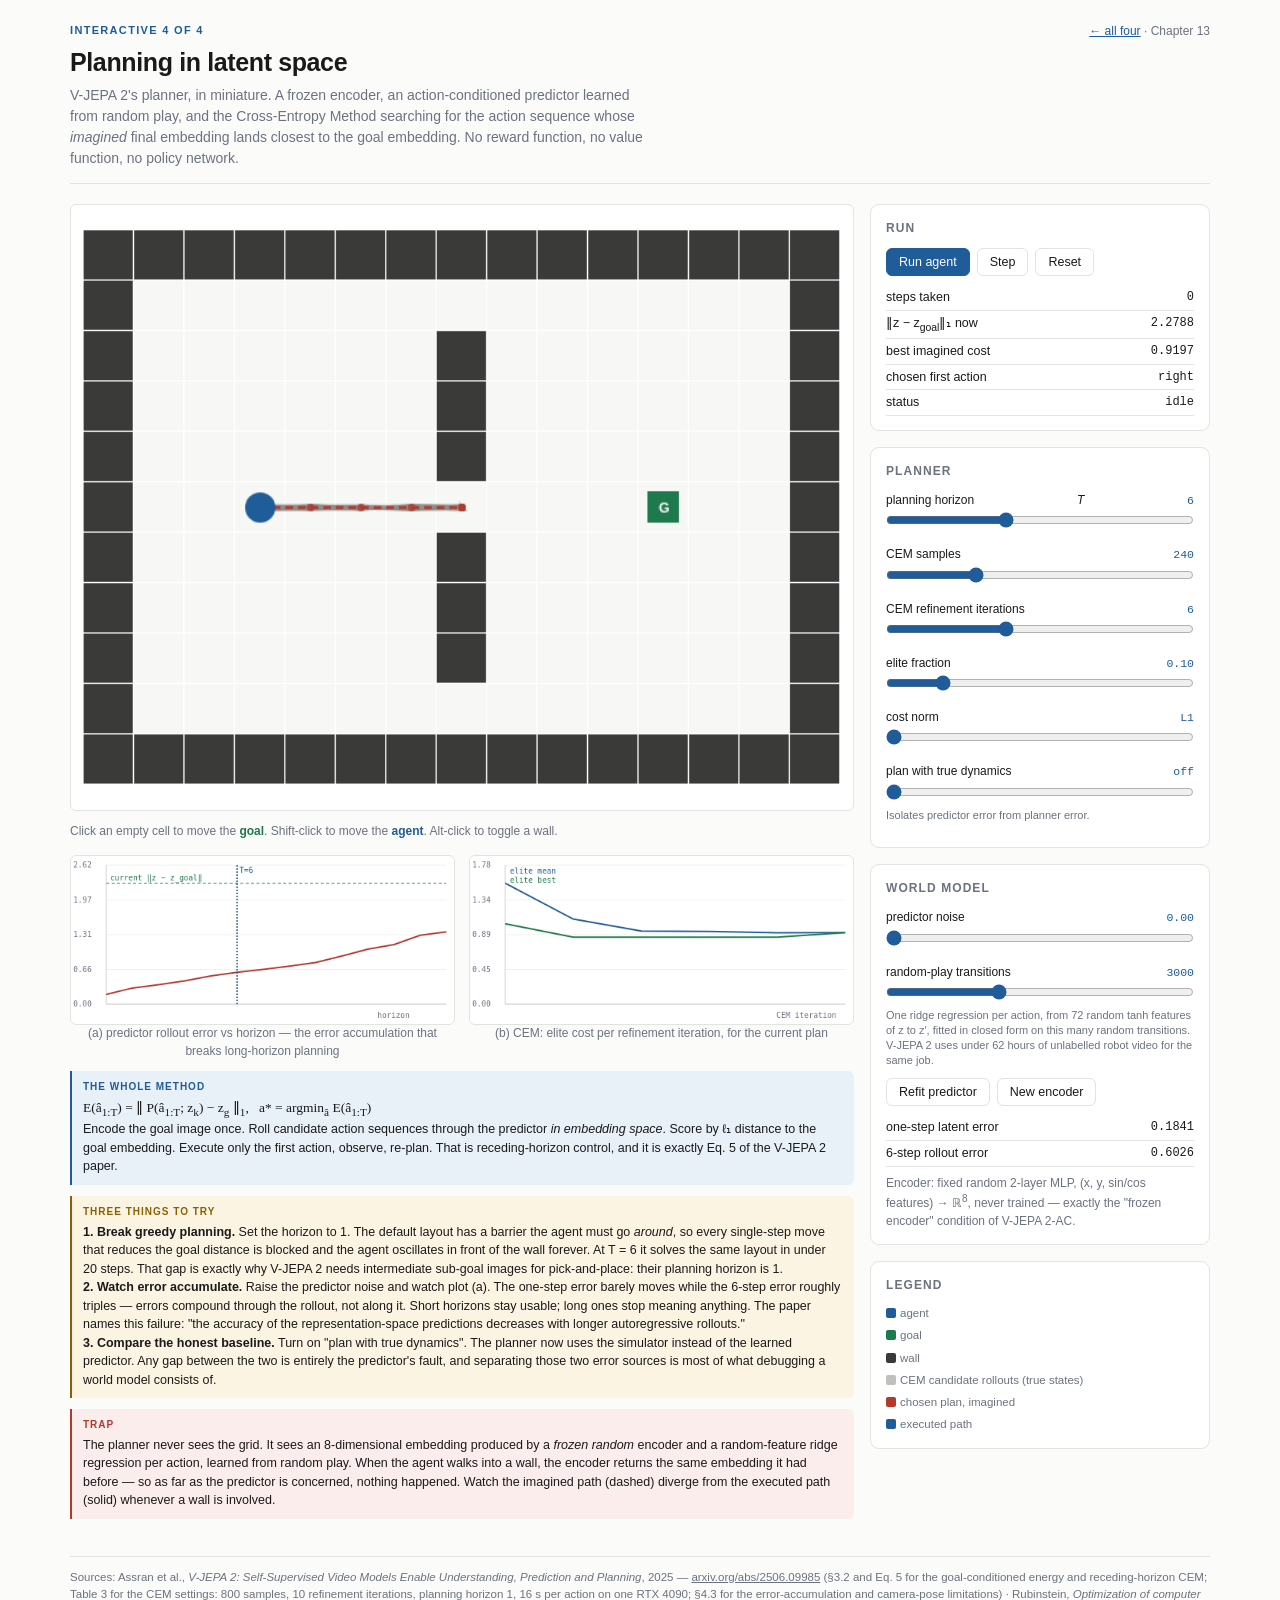
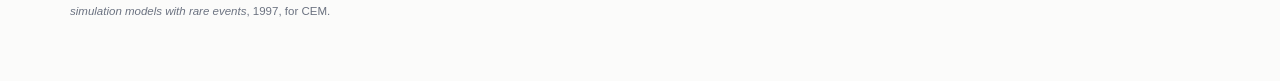
<file: JEPA_learning/JEPA/interactive/latent-planning.html>
<!DOCTYPE html>
<html lang="en"><head>
<meta charset="utf-8"><meta name="viewport" content="width=device-width,initial-scale=1">
<title>Planning in latent space — JEPA from Scratch</title>
<link rel="stylesheet" href="_shared.css">
<style>
  #world{cursor:pointer;background:#fff;border:1px solid var(--line);border-radius:6px}
  .plots{display:grid;grid-template-columns:1fr 1fr;gap:14px;margin-top:14px}
  @media(max-width:820px){.plots{grid-template-columns:1fr}}
  .plots canvas{width:100%;background:#fff;border:1px solid var(--line);border-radius:6px}
  .keys{font-family:var(--mono);font-size:11px;color:var(--grey)}
</style></head><body>
<div class="wrap">
<header class="top">
  <div class="crumb"><a href="index.html">← all four</a> · Chapter 13</div>
  <div class="kicker">Interactive 4 of 4</div>
  <h1>Planning in latent space</h1>
  <p>V-JEPA 2's planner, in miniature. A frozen encoder, an action-conditioned predictor learned
  from random play, and the Cross-Entropy Method searching for the action sequence whose
  <i>imagined</i> final embedding lands closest to the goal embedding. No reward function, no
  value function, no policy network.</p>
</header>

<div class="grid g2b">
<div>
  <canvas id="world" width="620" height="480" style="width:100%"></canvas>
  <p class="note">Click an empty cell to move the <b style="color:#1e7a4c">goal</b>.
  Shift-click to move the <b style="color:#1f5c99">agent</b>. Alt-click to toggle a wall.</p>

  <div class="plots">
    <div><canvas id="pErr" width="500" height="220"></canvas>
      <div class="note" style="text-align:center">(a) predictor rollout error vs horizon —
      the error accumulation that breaks long-horizon planning</div></div>
    <div><canvas id="pCost" width="500" height="220"></canvas>
      <div class="note" style="text-align:center">(b) CEM: elite cost per refinement iteration,
      for the current plan</div></div>
  </div>

  <div class="box k"><b class="tag">The whole method</b>
  <span style="font-family:var(--serif);font-size:13.5px">
  E(â<sub>1:T</sub>) = ‖ P(â<sub>1:T</sub>; z<sub>k</sub>) − z<sub>g</sub> ‖<sub>1</sub>,
  &nbsp; a* = argmin<sub>â</sub> E(â<sub>1:T</sub>) </span><br>
  Encode the goal image once. Roll candidate action sequences through the predictor
  <i>in embedding space</i>. Score by ℓ₁ distance to the goal embedding. Execute only the first
  action, observe, re-plan. That is receding-horizon control, and it is exactly Eq. 5 of the
  V-JEPA 2 paper.</div>

  <div class="box a"><b class="tag">Three things to try</b>
  <b>1. Break greedy planning.</b> Set the horizon to 1. The default layout has a barrier the
  agent must go <i>around</i>, so every single-step move that reduces the goal distance is
  blocked and the agent oscillates in front of the wall forever. At T = 6 it solves the same
  layout in under 20 steps. That gap is exactly why V-JEPA 2 needs intermediate sub-goal images
  for pick-and-place: their planning horizon is 1.<br>
  <b>2. Watch error accumulate.</b> Raise the predictor noise and watch plot (a). The one-step
  error barely moves while the 6-step error roughly triples — errors compound through the
  rollout, not along it. Short horizons stay usable; long ones stop meaning anything. The paper
  names this failure: "the accuracy of the representation-space predictions decreases with
  longer autoregressive rollouts."<br>
  <b>3. Compare the honest baseline.</b> Turn on "plan with true dynamics". The planner now uses
  the simulator instead of the learned predictor. Any gap between the two is entirely the
  predictor's fault, and separating those two error sources is most of what debugging a world
  model consists of.</div>

  <div class="box t"><b class="tag">Trap</b>
  The planner never sees the grid. It sees an 8-dimensional embedding produced by a
  <i>frozen random</i> encoder and a random-feature ridge regression per action, learned from random play. When the
  agent walks into a wall, the encoder returns the same embedding it had before — so as far as
  the predictor is concerned, nothing happened. Watch the imagined path (dashed) diverge from
  the executed path (solid) whenever a wall is involved.</div>
</div>

<div>
  <div class="card">
    <h2>Run</h2>
    <div class="row"><button class="primary" id="go">Run agent</button>
      <button id="stepBtn">Step</button><button id="resetBtn">Reset</button></div>
    <div class="stat" style="margin-top:9px"><span>steps taken</span><span id="sSteps">0</span></div>
    <div class="stat"><span>‖z − z<sub>goal</sub>‖₁ now</span><span id="sD">–</span></div>
    <div class="stat"><span>best imagined cost</span><span id="sBest">–</span></div>
    <div class="stat"><span>chosen first action</span><span id="sAct">–</span></div>
    <div class="stat"><span>status</span><span id="sStat">idle</span></div>
  </div>

  <div class="card" style="margin-top:16px">
    <h2>Planner</h2>
    <div class="ctl"><label>planning horizon <i>T</i> <b id="vT">6</b></label>
      <input type="range" id="T" min="1" max="14" step="1" value="6"></div>
    <div class="ctl"><label>CEM samples <b id="vNS">240</b></label>
      <input type="range" id="NS" min="20" max="800" step="20" value="240"></div>
    <div class="ctl"><label>CEM refinement iterations <b id="vNI">6</b></label>
      <input type="range" id="NI" min="1" max="14" step="1" value="6"></div>
    <div class="ctl"><label>elite fraction <b id="vEL">0.10</b></label>
      <input type="range" id="EL" min="0.02" max="0.5" step="0.02" value="0.10"></div>
    <div class="ctl"><label>cost norm <b id="vNorm">L1</b></label>
      <input type="range" id="norm" min="0" max="1" step="1" value="0"></div>
    <div class="ctl"><label>plan with true dynamics <b id="vTrue">off</b></label>
      <input type="range" id="useTrue" min="0" max="1" step="1" value="0">
      <div class="hint">Isolates predictor error from planner error.</div></div>
  </div>

  <div class="card" style="margin-top:16px">
    <h2>World model</h2>
    <div class="ctl"><label>predictor noise <b id="vNZ">0.00</b></label>
      <input type="range" id="NZ" min="0" max="0.5" step="0.01" value="0"></div>
    <div class="ctl"><label>random-play transitions <b id="vNT">3000</b></label>
      <input type="range" id="NT" min="200" max="8000" step="200" value="3000">
      <div class="hint">One ridge regression per action, from 72 random tanh features of z to
      z′, fitted in closed form on this many random transitions. V-JEPA 2 uses under 62 hours
      of unlabelled robot video for the same job.</div></div>
    <div class="row"><button id="retrain">Refit predictor</button>
      <button id="reroll">New encoder</button></div>
    <div class="stat" style="margin-top:9px"><span>one-step latent error</span><span id="sE1">–</span></div>
    <div class="stat"><span>6-step rollout error</span><span id="sE6">–</span></div>
    <div class="note" style="margin-top:8px">Encoder: fixed random 2-layer MLP,
      (x, y, sin/cos features) → ℝ<sup>8</sup>, never trained — exactly the "frozen encoder"
      condition of V-JEPA 2-AC.</div>
  </div>

  <div class="card" style="margin-top:16px">
    <h2>Legend</h2>
    <div class="legend" style="flex-direction:column;gap:5px">
      <span><i style="background:#1f5c99"></i>agent</span>
      <span><i style="background:#1e7a4c"></i>goal</span>
      <span><i style="background:#3a3a38"></i>wall</span>
      <span><i style="background:#c0c0bc"></i>CEM candidate rollouts (true states)</span>
      <span><i style="background:#b03a2e"></i>chosen plan, imagined</span>
      <span><i style="background:#1f5c99"></i>executed path</span>
    </div>
  </div>
</div>
</div>

<footer class="bot">
Sources: Assran et al., <i>V-JEPA 2: Self-Supervised Video Models Enable Understanding,
Prediction and Planning</i>, 2025 —
<a href="https://arxiv.org/abs/2506.09985">arxiv.org/abs/2506.09985</a>
(§3.2 and Eq. 5 for the goal-conditioned energy and receding-horizon CEM; Table 3 for the CEM
settings: 800 samples, 10 refinement iterations, planning horizon 1, 16 s per action on one
RTX 4090; §4.3 for the error-accumulation and camera-pose limitations) ·
Rubinstein, <i>Optimization of computer simulation models with rare events</i>, 1997, for CEM.
</footer>
</div>

<script>
const $=id=>document.getElementById(id);
const GW=15, GH=11, CELL=40, D=8, NA=4;
const ACT=[[0,-1],[0,1],[-1,0],[1,0]], ANAME=['up','down','left','right'];
let walls, agent, goal, path=[], running=false, steps=0, seed=3;
let Wenc=null, Benc=null, W2=null, B2=null, Amaps=null, lastPlan=null, errCurve=null, costCurve=null;

function randn(){let u=0,v=0;while(!u)u=Math.random();while(!v)v=Math.random();
  return Math.sqrt(-2*Math.log(u))*Math.cos(2*Math.PI*v);}

/* ---------------- world ---------------- */
function initWorld(){
  walls=Array.from({length:GH},()=>new Uint8Array(GW));
  for(let y=0;y<GH;y++){ walls[y][0]=walls[y][GW-1]=1; }
  for(let x=0;x<GW;x++){ walls[0][x]=walls[GH-1][x]=1; }
  // a barrier that forces non-greedy planning
  for(let y=2;y<=8;y++) walls[y][7]=1;
  walls[5][7]=0;
  agent={x:3,y:5}; goal={x:11,y:5}; path=[{...agent}]; steps=0;
}
function free(x,y){ return x>=0&&y>=0&&x<GW&&y<GH&&!walls[y][x]; }
function trueStep(s,a){ const [dx,dy]=ACT[a];
  const nx=s.x+dx, ny=s.y+dy; return free(nx,ny)?{x:nx,y:ny}:{...s}; }

/* ---------------- frozen random encoder ---------------- */
function feats(s){
  const fx=s.x/(GW-1), fy=s.y/(GH-1);
  return [fx,fy,
    Math.sin(2*Math.PI*fx),Math.cos(2*Math.PI*fx),
    Math.sin(2*Math.PI*fy),Math.cos(2*Math.PI*fy),
    Math.sin(4*Math.PI*fx),Math.cos(4*Math.PI*fy),
    fx*fy, 1];
}
const FD=10, HID=24;
function buildEncoder(){
  let s=seed*104729;
  const r=()=>{ s=(s*1103515245+12345)&0x7fffffff; return (s/0x7fffffff)*2-1; };
  Wenc=new Float64Array(FD*HID); for(let i=0;i<Wenc.length;i++) Wenc[i]=r()*Math.sqrt(2/FD);
  Benc=new Float64Array(HID);   for(let i=0;i<HID;i++) Benc[i]=r()*0.1;
  W2=new Float64Array(HID*D);   for(let i=0;i<W2.length;i++) W2[i]=r()*Math.sqrt(2/HID);
  B2=new Float64Array(D);       for(let i=0;i<D;i++) B2[i]=r()*0.1;
}
function enc(s){
  const f=feats(s), h=new Float64Array(HID);
  for(let j=0;j<HID;j++){ let t=Benc[j]; for(let i=0;i<FD;i++) t+=f[i]*Wenc[i*HID+j];
    h[j]=Math.tanh(t); }
  const z=new Float64Array(D);
  for(let j=0;j<D;j++){ let t=B2[j]; for(let i=0;i<HID;i++) t+=h[i]*W2[i*D+j]; z[j]=t; }
  return z;
}

/* ---------------- learned action-conditioned predictor ---------------- */
function solve(A,B,n,m,lam){
  const a=A.slice(), b=B.slice();
  for(let i=0;i<n;i++) a[i*n+i]+=lam;
  for(let i=0;i<n;i++){
    let mx=i; for(let k=i+1;k<n;k++) if(Math.abs(a[k*n+i])>Math.abs(a[mx*n+i])) mx=k;
    if(mx!==i){ for(let j=0;j<n;j++){const t=a[i*n+j];a[i*n+j]=a[mx*n+j];a[mx*n+j]=t;}
                for(let j=0;j<m;j++){const t=b[i*m+j];b[i*m+j]=b[mx*m+j];b[mx*m+j]=t;} }
    const d=a[i*n+i]||1e-12;
    for(let k=i+1;k<n;k++){ const f=a[k*n+i]/d; if(!f) continue;
      for(let j=i;j<n;j++) a[k*n+j]-=f*a[i*n+j];
      for(let j=0;j<m;j++) b[k*m+j]-=f*b[i*m+j]; }
  }
  const x=new Float64Array(n*m);
  for(let i=n-1;i>=0;i--) for(let j=0;j<m;j++){
    let t=b[i*m+j]; for(let k=i+1;k<n;k++) t-=a[i*n+k]*x[k*m+j];
    x[i*m+j]=t/(a[i*n+i]||1e-12); }
  return x;
}
/* The predictor is a ridge regression from RANDOM FEATURES of z to z', fitted
   per action.  Random features rather than a raw linear map, because gridworld
   dynamics seen through a nonlinear encoder are not linear in z -- a plain
   linear map leaves a large one-step error and the planner then walks into
   walls.  Closed form, so there is no training loop to tune. */
const NF=72;                                  // random tanh features
let Rf=null, bf=null;
function buildFeatures(){
  let s=seed*7907+11;
  const r=()=>{ s=(s*1103515245+12345)&0x7fffffff; return (s/0x7fffffff)*2-1; };
  Rf=new Float64Array(D*NF); for(let i=0;i<Rf.length;i++) Rf[i]=r()*1.4;
  bf=new Float64Array(NF);   for(let i=0;i<NF;i++) bf[i]=r()*1.2;
}
const KD=D+NF+1;
function phi(z){
  const f=new Float64Array(KD);
  for(let i=0;i<D;i++) f[i]=z[i];
  for(let j=0;j<NF;j++){ let t=bf[j]; for(let i=0;i<D;i++) t+=z[i]*Rf[i*NF+j];
    f[D+j]=Math.tanh(t); }
  f[KD-1]=1;
  return f;
}
function fitPredictor(){
  if(!Rf) buildFeatures();
  const NT=+$('NT').value;
  Amaps=[];
  for(let a=0;a<NA;a++){
    const A=new Float64Array(KD*KD), B=new Float64Array(KD*D);
    for(let t=0;t<NT;t++){
      let s; do{ s={x:1+Math.floor(Math.random()*(GW-2)), y:1+Math.floor(Math.random()*(GH-2))}; }
      while(!free(s.x,s.y));
      const f=phi(enc(s)), zn=enc(trueStep(s,a));
      for(let i=0;i<KD;i++){ const fi=f[i];
        for(let j=i;j<KD;j++) A[i*KD+j]+=fi*f[j];
        for(let j=0;j<D;j++) B[i*D+j]+=fi*zn[j]; }
    }
    for(let i=0;i<KD;i++) for(let j=0;j<i;j++) A[i*KD+j]=A[j*KD+i];   // symmetrise
    Amaps.push({W:solve(A,B,KD,D,1e-2*NT/KD)});
  }
  measure();
}
function predict(z,a){
  const M=Amaps[a], f=phi(z), o=new Float64Array(D), nz=+$('NZ').value;
  for(let j=0;j<D;j++){ let t=0;
    for(let i=0;i<KD;i++) t+=f[i]*M.W[i*D+j];
    o[j]=t + (nz? nz*randn()*0.1 : 0); }
  return o;
}
function dist(a,b,l2){
  let s=0;
  if(l2){ for(let i=0;i<a.length;i++) s+=(a[i]-b[i])*(a[i]-b[i]); return Math.sqrt(s); }
  for(let i=0;i<a.length;i++) s+=Math.abs(a[i]-b[i]); return s;
}
function measure(){
  // rollout error vs horizon, averaged over random start states and random action sequences
  const H=14, acc=new Float64Array(H), cnt=new Float64Array(H);
  for(let trial=0;trial<160;trial++){
    let s; do{ s={x:1+Math.floor(Math.random()*(GW-2)), y:1+Math.floor(Math.random()*(GH-2))}; }
    while(!free(s.x,s.y));
    let z=enc(s), st=s;
    for(let t=0;t<H;t++){
      const a=Math.floor(Math.random()*NA);
      z=predict(z,a); st=trueStep(st,a);
      acc[t]+=dist(z,enc(st),false); cnt[t]++;
    }
  }
  errCurve=Array.from(acc,(v,i)=>v/cnt[i]);
  $('sE1').textContent=errCurve[0].toFixed(4);
  $('sE6').textContent=errCurve[5].toFixed(4);
}

/* ---------------- CEM planner ---------------- */
function plan(){
  const T=+$('T').value, NS=+$('NS').value, NI=+$('NI').value, EL=+$('EL').value;
  const l2=+$('norm').value===1, useTrue=+$('useTrue').value===1;
  const zg=enc(goal), z0=enc(agent);
  // categorical distribution over actions per timestep
  let probs=Array.from({length:T},()=>new Float64Array(NA).fill(1/NA));
  const nEl=Math.max(2,Math.round(NS*EL));
  const hist=[]; let best=null, sampleTracks=[];
  for(let it=0;it<NI;it++){
    const cands=[];
    for(let n=0;n<NS;n++){
      const seq=[];
      for(let t=0;t<T;t++){
        let r=Math.random(), acc=0, a=NA-1;
        for(let k=0;k<NA;k++){ acc+=probs[t][k]; if(r<=acc){ a=k; break; } }
        seq.push(a);
      }
      let cost, states=[{...agent}];
      if(useTrue){
        let st={...agent};
        for(const a of seq){ st=trueStep(st,a); states.push({...st}); }
        cost=dist(enc(st),zg,l2);
      } else {
        let z=z0, st={...agent};
        for(const a of seq){ z=predict(z,a); st=trueStep(st,a); states.push({...st}); }
        cost=dist(z,zg,l2);
      }
      cands.push({seq,cost,states});
    }
    cands.sort((p,q)=>p.cost-q.cost);
    const elites=cands.slice(0,nEl);
    hist.push({mean:elites.reduce((s,e)=>s+e.cost,0)/nEl, min:elites[0].cost});
    if(it===NI-1) sampleTracks=cands.slice(0,Math.min(24,cands.length)).map(c=>c.states);
    // refit
    probs=Array.from({length:T},(_,t)=>{
      const p=new Float64Array(NA).fill(0.02);
      elites.forEach(e=>p[e.seq[t]]+=1);
      const s=p.reduce((a,b)=>a+b,0); return p.map(v=>v/s);
    });
    best=elites[0];
  }
  // the imagined path of the winning sequence, for display
  let z=z0, st={...agent}; const imag=[{...agent}];
  for(const a of best.seq){ z=predict(z,a); st=trueStep(st,a); imag.push({...st}); }
  costCurve=hist;
  lastPlan={seq:best.seq, cost:best.cost, imag, tracks:sampleTracks};
  $('sBest').textContent=best.cost.toFixed(4);
  $('sAct').textContent=ANAME[best.seq[0]];
  $('sD').textContent=dist(enc(agent),zg,l2).toFixed(4);
  return best.seq[0];
}

/* ---------------- drawing ---------------- */
function draw(){
  const cv=$('world'), x=cv.getContext('2d');
  x.clearRect(0,0,cv.width,cv.height);
  const ox=(cv.width-GW*CELL)/2, oy=(cv.height-GH*CELL)/2;
  // cells
  for(let y=0;y<GH;y++) for(let cx=0;cx<GW;cx++){
    x.fillStyle = walls[y][cx] ? '#3a3a38' : '#f7f7f5';
    x.fillRect(ox+cx*CELL, oy+y*CELL, CELL-1, CELL-1);
  }
  // candidate rollouts
  if(lastPlan){
    x.strokeStyle='rgba(140,140,136,.5)'; x.lineWidth=1.2;
    lastPlan.tracks.forEach(tr=>{ x.beginPath();
      tr.forEach((s,i)=>{ const px=ox+s.x*CELL+CELL/2+ (Math.random()-.5)*5,
                                py=oy+s.y*CELL+CELL/2+ (Math.random()-.5)*5;
        i?x.lineTo(px,py):x.moveTo(px,py); }); x.stroke(); });
    // chosen plan
    x.strokeStyle='#b03a2e'; x.lineWidth=2.6; x.setLineDash([6,4]); x.beginPath();
    lastPlan.imag.forEach((s,i)=>{ const px=ox+s.x*CELL+CELL/2, py=oy+s.y*CELL+CELL/2;
      i?x.lineTo(px,py):x.moveTo(px,py); }); x.stroke(); x.setLineDash([]);
    lastPlan.imag.forEach((s,i)=>{ if(!i) return;
      x.fillStyle='rgba(176,58,46,.85)';
      x.beginPath(); x.arc(ox+s.x*CELL+CELL/2, oy+s.y*CELL+CELL/2, 3, 0, 7); x.fill(); });
  }
  // executed path
  if(path.length>1){ x.strokeStyle='#1f5c99'; x.lineWidth=3; x.beginPath();
    path.forEach((s,i)=>{ const px=ox+s.x*CELL+CELL/2, py=oy+s.y*CELL+CELL/2;
      i?x.lineTo(px,py):x.moveTo(px,py); }); x.stroke(); }
  // goal & agent
  x.fillStyle='#1e7a4c';
  x.fillRect(ox+goal.x*CELL+7, oy+goal.y*CELL+7, CELL-15, CELL-15);
  x.fillStyle='#fff'; x.font='bold 11px -apple-system,sans-serif';
  x.fillText('G', ox+goal.x*CELL+CELL/2-4, oy+goal.y*CELL+CELL/2+4);
  x.fillStyle='#1f5c99'; x.beginPath();
  x.arc(ox+agent.x*CELL+CELL/2, oy+agent.y*CELL+CELL/2, CELL/2-8, 0, 7); x.fill();
  drawPlots();
}
function plotAxes(cv,ymax,ylab){
  const x=cv.getContext('2d'), W=cv.width, H=cv.height, L=46,R=10,T=12,B=26;
  x.clearRect(0,0,W,H); x.strokeStyle='#eeeeec';
  x.fillStyle='#6b7280'; x.font='10px ui-monospace,monospace';
  for(let k=0;k<=4;k++){ const v=ymax*k/4, y=H-B-(k/4)*(H-T-B);
    x.beginPath(); x.moveTo(L,y); x.lineTo(W-R,y); x.stroke();
    x.fillText(v.toFixed(2),3,y+3); }
  x.strokeStyle='#c8c8c4'; x.beginPath(); x.moveTo(L,T); x.lineTo(L,H-B); x.lineTo(W-R,H-B); x.stroke();
  x.fillText(ylab, W-R-90, H-8);
  return {x,W,H,L,R,T,B,ty:v=>H-B-Math.max(0,Math.min(1,v/ymax))*(H-T-B),
          tx:(i,n)=>L+(i/Math.max(1,n-1))*(W-L-R)};
}
function drawPlots(){
  if(errCurve){
    const T=+$('T').value;
    const zg=enc(goal), gd=dist(enc(agent),zg,+$('norm').value===1);
    const ymax=Math.max(...errCurve, gd)*1.15||1;
    const a=plotAxes($('pErr'),ymax,'horizon');
    // goal distance reference
    a.x.strokeStyle='#1e7a4c'; a.x.setLineDash([4,3]); a.x.beginPath();
    a.x.moveTo(a.L,a.ty(gd)); a.x.lineTo(a.W-a.R,a.ty(gd)); a.x.stroke(); a.x.setLineDash([]);
    a.x.fillStyle='#1e7a4c'; a.x.fillText('current ‖z − z_goal‖', a.L+5, a.ty(gd)-4);
    a.x.strokeStyle='#b03a2e'; a.x.lineWidth=2; a.x.beginPath();
    errCurve.forEach((v,i)=>{ const px=a.tx(i,errCurve.length), py=a.ty(v);
      i?a.x.lineTo(px,py):a.x.moveTo(px,py); }); a.x.stroke();
    // marker at chosen horizon
    const px=a.tx(T-1,errCurve.length);
    a.x.strokeStyle='#1f5c99'; a.x.setLineDash([2,2]); a.x.beginPath();
    a.x.moveTo(px,a.T); a.x.lineTo(px,a.H-a.B); a.x.stroke(); a.x.setLineDash([]);
    a.x.fillStyle='#1f5c99'; a.x.fillText('T='+T, px+3, a.T+10);
  }
  if(costCurve && costCurve.length){
    const ymax=Math.max(...costCurve.map(c=>c.mean))*1.15||1;
    const a=plotAxes($('pCost'),ymax,'CEM iteration');
    ['mean','min'].forEach((k,ki)=>{
      a.x.strokeStyle=ki? '#1e7a4c':'#1f5c99'; a.x.lineWidth=2; a.x.beginPath();
      costCurve.forEach((c,i)=>{ const px=a.tx(i,costCurve.length), py=a.ty(c[k]);
        i?a.x.lineTo(px,py):a.x.moveTo(px,py); }); a.x.stroke(); });
    a.x.fillStyle='#1f5c99'; a.x.fillText('elite mean', a.L+6, a.T+11);
    a.x.fillStyle='#1e7a4c'; a.x.fillText('elite best', a.L+6, a.T+23);
  }
}

/* ---------------- interaction ---------------- */
$('world').onclick=e=>{
  const cv=$('world'), r=cv.getBoundingClientRect();
  const px=(e.clientX-r.left)*(cv.width/r.width), py=(e.clientY-r.top)*(cv.height/r.height);
  const ox=(cv.width-GW*CELL)/2, oy=(cv.height-GH*CELL)/2;
  const cx=Math.floor((px-ox)/CELL), cy=Math.floor((py-oy)/CELL);
  if(cx<1||cy<1||cx>=GW-1||cy>=GH-1) return;
  if(e.altKey){ walls[cy][cx]^=1; if(!free(agent.x,agent.y)||!free(goal.x,goal.y)) walls[cy][cx]^=1;
                fitPredictor(); }
  else if(e.shiftKey){ if(free(cx,cy)){ agent={x:cx,y:cy}; path=[{...agent}]; steps=0; } }
  else { if(free(cx,cy)) goal={x:cx,y:cy}; }
  lastPlan=null; plan(); $('sSteps').textContent=steps; draw();
};
function doStep(){
  const a=plan();
  const before={...agent};
  agent=trueStep(agent,a); path.push({...agent}); steps++;
  $('sSteps').textContent=steps;
  if(agent.x===goal.x&&agent.y===goal.y){
    $('sStat').innerHTML='<span class="verdict v-ok">reached the goal in '+steps+' steps</span>';
    running=false; $('go').textContent='Run agent'; $('go').className='primary';
  } else if(before.x===agent.x&&before.y===agent.y){
    $('sStat').innerHTML='<span class="verdict v-warn">plan produced no movement — stuck</span>';
  } else if(steps>150){
    $('sStat').innerHTML='<span class="verdict v-bad">gave up after 150 steps</span>';
    running=false; $('go').textContent='Run agent'; $('go').className='primary';
  } else {
    $('sStat').innerHTML='<span class="verdict v-warn">planning…</span>';
  }
  draw();
}
$('stepBtn').onclick=doStep;
$('go').onclick=()=>{ running=!running; $('go').textContent=running?'Pause':'Run agent';
  $('go').className=running?'':'primary';
  (function tick(){ if(!running) return; doStep(); setTimeout(tick, 220); })(); };
$('resetBtn').onclick=()=>{ running=false; $('go').textContent='Run agent'; $('go').className='primary';
  initWorld(); buildEncoder(); buildFeatures(); fitPredictor(); lastPlan=null; plan();
  $('sSteps').textContent=0; $('sStat').textContent='idle'; draw(); };
$('retrain').onclick=()=>{ fitPredictor(); lastPlan=null; plan(); draw(); };
$('reroll').onclick=()=>{ seed++; buildEncoder(); Rf=null; fitPredictor(); lastPlan=null; plan(); draw(); };
['T','NS','NI','EL','norm','useTrue','NZ'].forEach(id=>$(id).oninput=()=>{
  $('vT').textContent=$('T').value; $('vNS').textContent=$('NS').value;
  $('vNI').textContent=$('NI').value; $('vEL').textContent=(+$('EL').value).toFixed(2);
  $('vNorm').textContent=+$('norm').value===1?'L2':'L1';
  $('vTrue').textContent=+$('useTrue').value===1?'on':'off';
  $('vNZ').textContent=(+$('NZ').value).toFixed(2);
  if(id==='NZ') measure();
  lastPlan=null; plan(); draw();
});
$('NT').oninput=()=>{ $('vNT').textContent=$('NT').value; };
$('NT').onchange=()=>{ fitPredictor(); lastPlan=null; plan(); draw(); };

initWorld(); buildEncoder(); buildFeatures(); fitPredictor(); plan(); draw();
</script>
</body></html>
</file>
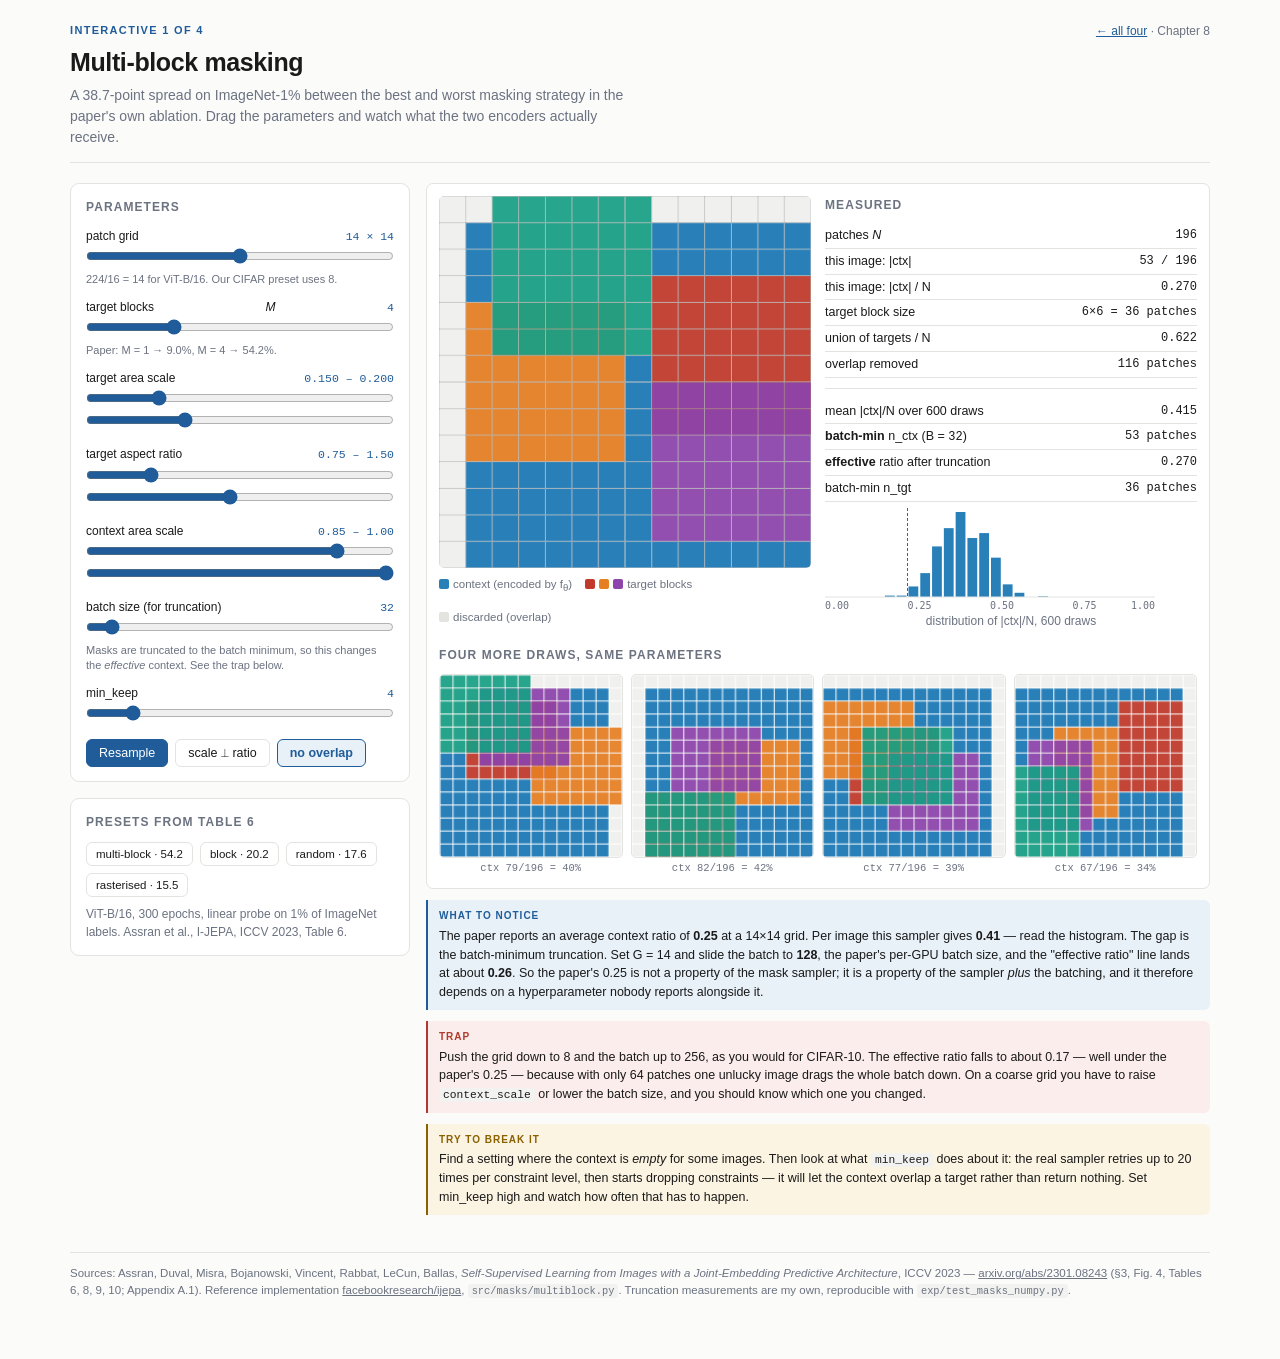
<file: JEPA_learning/JEPA/interactive/masking-visualizer.html>
<!DOCTYPE html>
<html lang="en"><head>
<meta charset="utf-8"><meta name="viewport" content="width=device-width,initial-scale=1">
<title>Multi-block masking visualizer — JEPA from Scratch</title>
<link rel="stylesheet" href="_shared.css">
<style>
  #stage{background:#fff;border:1px solid var(--line);border-radius:7px;padding:12px}
  #hist{margin-top:6px}
  .samples{display:grid;grid-template-columns:repeat(4,1fr);gap:8px;margin-top:10px}
  .samples canvas{width:100%;border:1px solid var(--line)}
  .samples figcaption{font-size:10.5px;color:var(--grey);text-align:center;margin-top:3px;font-family:var(--mono)}
  .samples figure{margin:0}
</style></head><body>
<div class="wrap">
<header class="top">
  <div class="crumb"><a href="index.html">← all four</a> · Chapter 8</div>
  <div class="kicker">Interactive 1 of 4</div>
  <h1>Multi-block masking</h1>
  <p>A 38.7-point spread on ImageNet-1% between the best and worst masking strategy in the
  paper's own ablation. Drag the parameters and watch what the two encoders actually receive.</p>
</header>

<div class="grid g2">
<div>
  <div class="card">
    <h2>Parameters</h2>
    <div class="ctl"><label>patch grid <b id="vG">14 × 14</b></label>
      <input type="range" id="G" min="4" max="24" step="1" value="14">
      <div class="hint">224/16 = 14 for ViT-B/16. Our CIFAR preset uses 8.</div></div>

    <div class="ctl"><label>target blocks <i>M</i> <b id="vM">4</b></label>
      <input type="range" id="M" min="1" max="12" step="1" value="4">
      <div class="hint">Paper: M = 1 → 9.0%, M = 4 → 54.2%.</div></div>

    <div class="ctl"><label>target area scale <b id="vTS">0.15 – 0.20</b></label>
      <input type="range" id="ts0" min="0.02" max="0.60" step="0.005" value="0.15">
      <input type="range" id="ts1" min="0.02" max="0.60" step="0.005" value="0.20"></div>

    <div class="ctl"><label>target aspect ratio <b id="vTA">0.75 – 1.50</b></label>
      <input type="range" id="ta0" min="0.2" max="3" step="0.05" value="0.75">
      <input type="range" id="ta1" min="0.2" max="3" step="0.05" value="1.50"></div>

    <div class="ctl"><label>context area scale <b id="vCS">0.85 – 1.00</b></label>
      <input type="range" id="cs0" min="0.1" max="1" step="0.01" value="0.85">
      <input type="range" id="cs1" min="0.1" max="1" step="0.01" value="1.00"></div>

    <div class="ctl"><label>batch size (for truncation) <b id="vB">32</b></label>
      <input type="range" id="B" min="1" max="512" step="1" value="32">
      <div class="hint">Masks are truncated to the batch minimum, so this changes the
      <i>effective</i> context. See the trap below.</div></div>

    <div class="ctl"><label>min_keep <b id="vMK">4</b></label>
      <input type="range" id="MK" min="0" max="30" step="1" value="4"></div>

    <div class="row" style="margin-top:12px">
      <button class="primary" id="resample">Resample</button>
      <button id="coupled">scale ⟂ ratio</button>
      <button id="overlap">no overlap</button>
    </div>
  </div>

  <div class="card" style="margin-top:16px">
    <h2>Presets from Table 6</h2>
    <div class="row pills">
      <button data-p="multi">multi-block · 54.2</button>
      <button data-p="block">block · 20.2</button>
      <button data-p="random">random · 17.6</button>
      <button data-p="raster">rasterised · 15.5</button>
    </div>
    <p class="note" style="margin:9px 0 0">ViT-B/16, 300 epochs, linear probe on 1% of
    ImageNet labels. Assran et al., I-JEPA, ICCV 2023, Table 6.</p>
  </div>
</div>

<div>
  <div id="stage">
    <div class="grid" style="grid-template-columns:1fr 1fr;gap:14px">
      <div><canvas id="cv" width="460" height="460"></canvas>
        <div class="legend">
          <span><i style="background:#2980b9"></i>context (encoded by f<sub>θ</sub>)</span>
          <span><i style="background:#c0392b"></i><i style="background:#e67e22"></i><i style="background:#8e44ad"></i>target blocks</span>
          <span><i style="background:#e3e3e0"></i>discarded (overlap)</span>
        </div></div>
      <div>
        <h2 style="font-size:12px;letter-spacing:.09em;text-transform:uppercase;color:var(--grey);margin:0 0 9px">Measured</h2>
        <div class="stat"><span>patches <i>N</i></span><span id="sN">196</span></div>
        <div class="stat"><span>this image: |ctx|</span><span id="sCtx">–</span></div>
        <div class="stat"><span>this image: |ctx| / N</span><span id="sCtxR">–</span></div>
        <div class="stat"><span>target block size</span><span id="sTB">–</span></div>
        <div class="stat"><span>union of targets / N</span><span id="sUn">–</span></div>
        <div class="stat"><span>overlap removed</span><span id="sOv">–</span></div>
        <hr style="border:0;border-top:1px solid var(--line);margin:10px 0">
        <div class="stat"><span>mean |ctx|/N over 600 draws</span><span id="sMean">–</span></div>
        <div class="stat"><span><b>batch-min</b> n_ctx (B = <span id="sBb">32</span>)</span><span id="sMin">–</span></div>
        <div class="stat"><span><b>effective</b> ratio after truncation</span><span id="sEff">–</span></div>
        <div class="stat"><span>batch-min n_tgt</span><span id="sMinT">–</span></div>
        <canvas id="hist" width="330" height="105"></canvas>
        <div class="note" style="text-align:center">distribution of |ctx|/N, 600 draws</div>
      </div>
    </div>

    <h3 style="font-size:12px;letter-spacing:.09em;text-transform:uppercase;color:var(--grey);margin:16px 0 0">Four more draws, same parameters</h3>
    <div class="samples" id="samples"></div>
  </div>

  <div class="box k"><b class="tag">What to notice</b>
  The paper reports an average context ratio of <b>0.25</b> at a 14×14 grid. Per image this
  sampler gives <b>0.41</b> — read the histogram. The gap is the batch-minimum truncation. Set
  G = 14 and slide the batch to <b>128</b>, the paper's per-GPU batch size, and the
  "effective ratio" line lands at about <b>0.26</b>. So the paper's 0.25 is not a property of
  the mask sampler; it is a property of the sampler <i>plus</i> the batching, and it therefore
  depends on a hyperparameter nobody reports alongside it.</div>

  <div class="box t"><b class="tag">Trap</b>
  Push the grid down to 8 and the batch up to 256, as you would for CIFAR-10. The effective
  ratio falls to about 0.17 — well under the paper's 0.25 — because with only 64 patches
  one unlucky image drags the whole batch down. On a coarse grid you have to raise
  <code>context_scale</code> or lower the batch size, and you should know which one you changed.</div>

  <div class="box a"><b class="tag">Try to break it</b>
  Find a setting where the context is <i>empty</i> for some images. Then look at what
  <code>min_keep</code> does about it: the real sampler retries up to 20 times per constraint
  level, then starts dropping constraints — it will let the context overlap a target rather
  than return nothing. Set min_keep high and watch how often that has to happen.</div>
</div>
</div>

<footer class="bot">
Sources: Assran, Duval, Misra, Bojanowski, Vincent, Rabbat, LeCun, Ballas,
<i>Self-Supervised Learning from Images with a Joint-Embedding Predictive Architecture</i>,
ICCV 2023 — <a href="https://arxiv.org/abs/2301.08243">arxiv.org/abs/2301.08243</a>
(§3, Fig. 4, Tables 6, 8, 9, 10; Appendix A.1). Reference implementation
<a href="https://github.com/facebookresearch/ijepa">facebookresearch/ijepa</a>,
<code>src/masks/multiblock.py</code>. Truncation measurements are my own, reproducible with
<code>exp/test_masks_numpy.py</code>.
</footer>
</div>

<script>
const $ = id => document.getElementById(id);
const COLS = ['#c0392b','#e67e22','#8e44ad','#16a085','#c2185b','#0277bd','#f9a825','#5d4037',
              '#00838f','#7b1fa2','#33691e','#ad1457'];
let coupled = false, noOverlap = true, seed = 1;

// deterministic PRNG so "resample" is reproducible and the histogram is stable
function rng(s){ let x = s|0 || 1; return () => { x ^= x<<13; x ^= x>>>17; x ^= x<<5; return ((x>>>0)/4294967296); }; }

function cfg(){
  const g = +$('G').value;
  let ts=[+$('ts0').value,+$('ts1').value], ta=[+$('ta0').value,+$('ta1').value],
      cs=[+$('cs0').value,+$('cs1').value];
  if(ts[0]>ts[1]) ts=[ts[1],ts[0]];
  if(ta[0]>ta[1]) ta=[ta[1],ta[0]];
  if(cs[0]>cs[1]) cs=[cs[1],cs[0]];
  return {g, M:+$('M').value, ts, ta, cs, B:+$('B').value, mk:+$('MK').value};
}

function blockSize(c, scale, ar, r){
  const rs = r(), ra = coupled ? rs : r();
  const area = Math.floor(c.g*c.g*(scale[0]+rs*(scale[1]-scale[0])));
  const a = ar[0]+ra*(ar[1]-ar[0]);
  let h = Math.round(Math.sqrt(area*a)), w = Math.round(Math.sqrt(area/a));
  // upstream enforces h < grid strictly (`while h >= height: h -= 1`)
  return [Math.max(1,Math.min(h,c.g-1)), Math.max(1,Math.min(w,c.g-1))];
}
function place(c,[h,w],r){
  const top = Math.floor(r()*(c.g-h+1)), left = Math.floor(r()*(c.g-w+1));
  const m = new Uint8Array(c.g*c.g);
  for(let i=top;i<top+h;i++) for(let j=left;j<left+w;j++) m[i*c.g+j]=1;
  return m;
}
// one image, given block shapes already fixed for the batch
function sampleImage(c, thw, chw, r){
  let tg, occ, ctxBlock, ctx;
  for(let tries=0; tries<80; tries++){
    tg=[]; occ=new Uint8Array(c.g*c.g);
    for(let k=0;k<c.M;k++){ const m=place(c,thw,r); tg.push(m); for(let i=0;i<m.length;i++) occ[i]|=m[i]; }
    ctxBlock = place(c,chw,r);
    ctx = new Uint8Array(c.g*c.g);
    for(let i=0;i<ctx.length;i++) ctx[i] = ctxBlock[i] && (!noOverlap || !occ[i]) ? 1 : 0;
    let n=0; for(const v of ctx) n+=v;
    if(n > c.mk) return {tg, occ, ctxBlock, ctx, nctx:n, tries};
  }
  let n=0; for(const v of ctx) n+=v;
  return {tg, occ, ctxBlock, ctx, nctx:n, tries:80};
}

function draw(cv, c, s, big){
  const ctx2 = cv.getContext('2d'), P = cv.width/c.g;
  ctx2.clearRect(0,0,cv.width,cv.height);
  for(let i=0;i<c.g;i++) for(let j=0;j<c.g;j++){
    const k=i*c.g+j;
    let col = '#f0f0ee';
    if(s.ctxBlock[k] && !s.ctx[k]) col = '#dcdcd8';       // removed by overlap
    if(s.ctx[k]) col = '#2980b9';
    ctx2.fillStyle = col;
    ctx2.fillRect(j*P+0.5, i*P+0.5, P-1, P-1);
  }
  s.tg.forEach((m,idx)=>{
    ctx2.fillStyle = COLS[idx%COLS.length];
    ctx2.globalAlpha = 0.92;
    for(let i=0;i<c.g;i++) for(let j=0;j<c.g;j++) if(m[i*c.g+j])
      ctx2.fillRect(j*P+0.5, i*P+0.5, P-1, P-1);
    ctx2.globalAlpha = 1;
  });
  if(big){
    ctx2.strokeStyle='#1a1a1a'; ctx2.lineWidth=1; ctx2.globalAlpha=.28;
    for(let i=0;i<=c.g;i++){
      ctx2.beginPath(); ctx2.moveTo(i*P,0); ctx2.lineTo(i*P,cv.height); ctx2.stroke();
      ctx2.beginPath(); ctx2.moveTo(0,i*P); ctx2.lineTo(cv.width,i*P); ctx2.stroke();
    }
    ctx2.globalAlpha=1;
  }
}

function drawHist(vals){
  const cv=$('hist'), x=cv.getContext('2d'), W=cv.width, H=cv.height, NB=28;
  x.clearRect(0,0,W,H);
  const bins=new Array(NB).fill(0);
  vals.forEach(v=>bins[Math.min(NB-1,Math.floor(v*NB))]++);
  const mx=Math.max(1,...bins);
  x.fillStyle='#2980b9';
  bins.forEach((b,i)=>{ const h=(b/mx)*(H-20); x.fillRect(i*(W/NB)+1, H-16-h, W/NB-2, h); });
  x.strokeStyle='#e3e3e0'; x.beginPath(); x.moveTo(0,H-16); x.lineTo(W,H-16); x.stroke();
  x.fillStyle='#6b7280'; x.font='10px ui-monospace,monospace';
  [0,.25,.5,.75,1].forEach(t=>{ x.fillText(t.toFixed(2), Math.min(W-24,t*W), H-4); });
  // mark 0.25, the paper's figure
  x.strokeStyle='#b03a2e'; x.setLineDash([3,2]); x.beginPath();
  x.moveTo(.25*W, 0); x.lineTo(.25*W, H-16); x.stroke(); x.setLineDash([]);
}

function update(){
  const c = cfg();
  $('vG').textContent = c.g+' × '+c.g;
  $('vM').textContent = c.M;
  $('vTS').textContent = c.ts[0].toFixed(3)+' – '+c.ts[1].toFixed(3);
  $('vTA').textContent = c.ta[0].toFixed(2)+' – '+c.ta[1].toFixed(2);
  $('vCS').textContent = c.cs[0].toFixed(2)+' – '+c.cs[1].toFixed(2);
  $('vB').textContent = c.B; $('sBb').textContent = c.B; $('vMK').textContent = c.mk;
  $('sN').textContent = c.g*c.g;
  $('coupled').textContent = coupled ? 'scale ∥ ratio (upstream)' : 'scale ⟂ ratio';
  $('coupled').className = coupled ? 'on' : '';
  $('overlap').textContent = noOverlap ? 'no overlap' : 'overlap allowed';
  $('overlap').className = noOverlap ? 'on' : '';

  // main view: one batch, shapes fixed
  const r = rng(seed*7919);
  const thw = blockSize(c,c.ts,c.ta,r), chw = blockSize(c,c.cs,[1,1],r);
  const imgs = [];
  for(let b=0;b<Math.max(5,Math.min(c.B,512));b++) imgs.push(sampleImage(c,thw,chw,r));
  const s = imgs[0];
  draw($('cv'), c, s, c.g<=20);

  let un=0; for(const v of s.occ) un+=v;
  let cb=0; for(const v of s.ctxBlock) cb+=v;
  $('sCtx').textContent = s.nctx+' / '+(c.g*c.g);
  $('sCtxR').textContent = (s.nctx/(c.g*c.g)).toFixed(3);
  $('sTB').textContent = thw[0]+'×'+thw[1]+' = '+(thw[0]*thw[1])+' patches';
  $('sUn').textContent = (un/(c.g*c.g)).toFixed(3);
  $('sOv').textContent = (cb - s.nctx)+' patches';

  // batch statistics over the sampled batch
  const nb = Math.min(c.B, imgs.length);
  let minCtx = Infinity, minTgt = Infinity;
  for(let b=0;b<nb;b++){
    minCtx = Math.min(minCtx, imgs[b].nctx);
    let mt = Infinity;
    imgs[b].tg.forEach(m=>{ let n=0; for(const v of m) n+=v; mt=Math.min(mt,n); });
    minTgt = Math.min(minTgt, mt);
  }
  $('sMin').textContent = minCtx+' patches';
  $('sEff').textContent = (minCtx/(c.g*c.g)).toFixed(3);
  $('sMinT').textContent = minTgt+' patches';

  // 600 independent draws for the per-image distribution
  const r2 = rng(seed*104729+13), vals=[];
  for(let k=0;k<600;k++){
    const t2 = blockSize(c,c.ts,c.ta,r2), c2 = blockSize(c,c.cs,[1,1],r2);
    vals.push(sampleImage(c,t2,c2,r2).nctx/(c.g*c.g));
  }
  $('sMean').textContent = (vals.reduce((a,b)=>a+b,0)/vals.length).toFixed(3);
  drawHist(vals);

  // four extra draws
  const holder = $('samples'); holder.innerHTML='';
  for(let k=1;k<=4;k++){
    const rr = rng(seed*31337+k*7);
    const t3 = blockSize(c,c.ts,c.ta,rr), c3 = blockSize(c,c.cs,[1,1],rr);
    const ss = sampleImage(c,t3,c3,rr);
    const fig=document.createElement('figure');
    const cc=document.createElement('canvas'); cc.width=cc.height=180;
    draw(cc,c,ss,false);
    const cap=document.createElement('figcaption');
    cap.textContent = 'ctx '+ss.nctx+'/'+(c.g*c.g)+' = '+(ss.nctx/(c.g*c.g)*100).toFixed(0)+'%';
    fig.appendChild(cc); fig.appendChild(cap); holder.appendChild(fig);
  }
}

const PRESETS = {
  multi:  {G:14,M:4,ts:[0.15,0.20],ta:[0.75,1.50],cs:[0.85,1.00]},
  block:  {G:14,M:1,ts:[0.60,0.60],ta:[1.0,1.0],  cs:[1.00,1.00]},
  random: {G:14,M:12,ts:[0.05,0.05],ta:[1.0,1.0], cs:[1.00,1.00]},
  raster: {G:14,M:3,ts:[0.25,0.25],ta:[1.0,1.0],  cs:[1.00,1.00]}
};
document.querySelectorAll('[data-p]').forEach(b=>b.onclick=()=>{
  const p=PRESETS[b.dataset.p];
  $('G').value=p.G; $('M').value=p.M;
  $('ts0').value=p.ts[0]; $('ts1').value=p.ts[1];
  $('ta0').value=p.ta[0]; $('ta1').value=p.ta[1];
  $('cs0').value=p.cs[0]; $('cs1').value=p.cs[1];
  noOverlap = true; seed++; update();
});
['G','M','ts0','ts1','ta0','ta1','cs0','cs1','B','MK'].forEach(id=>$(id).oninput=update);
$('resample').onclick = ()=>{ seed++; update(); };
$('coupled').onclick  = ()=>{ coupled = !coupled; update(); };
$('overlap').onclick  = ()=>{ noOverlap = !noOverlap; update(); };
update();
</script>
</body></html>
</file>
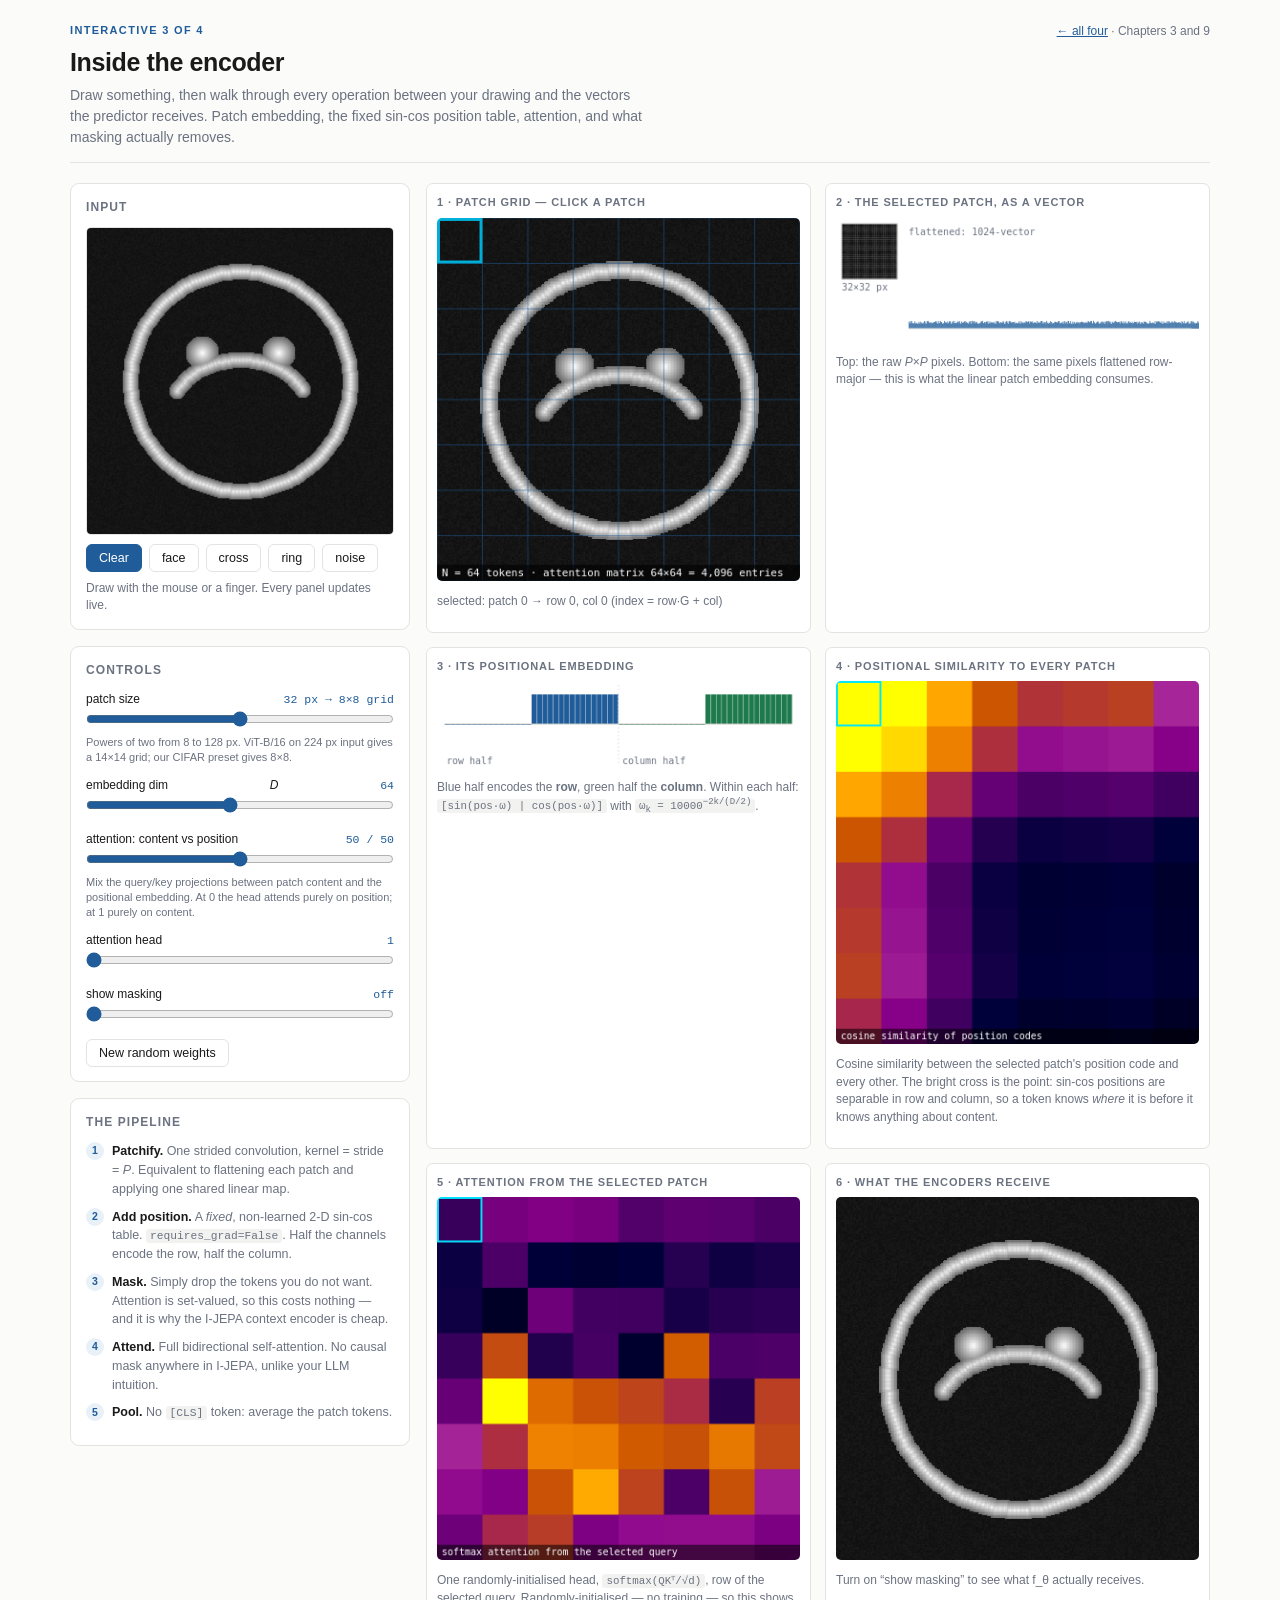
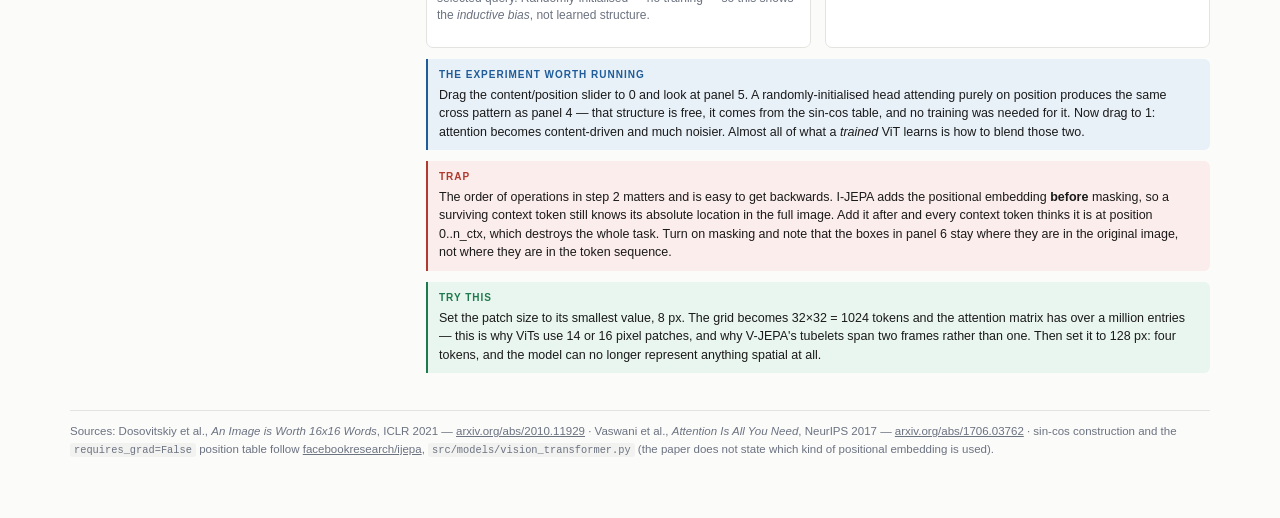
<file: JEPA_learning/JEPA/interactive/vit-explorer.html>
<!DOCTYPE html>
<html lang="en"><head>
<meta charset="utf-8"><meta name="viewport" content="width=device-width,initial-scale=1">
<title>ViT explorer — JEPA from Scratch</title>
<link rel="stylesheet" href="_shared.css">
<style>
  .panel{display:grid;grid-template-columns:1fr 1fr;gap:14px}
  @media(max-width:860px){.panel{grid-template-columns:1fr}}
  .cvcard{background:#fff;border:1px solid var(--line);border-radius:7px;padding:10px}
  .cvcard h3{font-size:11px;letter-spacing:.08em;text-transform:uppercase;color:var(--grey);
    margin:0 0 7px;font-weight:600}
  #draw{cursor:crosshair;touch-action:none}
  #grid{cursor:pointer}
  .steps{counter-reset:s;list-style:none;padding:0;margin:0}
  .steps li{counter-increment:s;position:relative;padding-left:26px;margin-bottom:9px;font-size:12.5px;color:var(--grey)}
  .steps li::before{content:counter(s);position:absolute;left:0;top:0;width:18px;height:18px;
    border-radius:50%;background:var(--accent-lt);color:var(--accent);font-size:10.5px;
    font-weight:700;display:flex;align-items:center;justify-content:center}
  .steps li b{color:var(--ink)}
</style></head><body>
<div class="wrap">
<header class="top">
  <div class="crumb"><a href="index.html">← all four</a> · Chapters 3 and 9</div>
  <div class="kicker">Interactive 3 of 4</div>
  <h1>Inside the encoder</h1>
  <p>Draw something, then walk through every operation between your drawing and the vectors the
  predictor receives. Patch embedding, the fixed sin-cos position table, attention, and what
  masking actually removes.</p>
</header>

<div class="grid g2">
<div>
  <div class="card">
    <h2>Input</h2>
    <canvas id="draw" width="256" height="256" style="border:1px solid var(--line);width:100%"></canvas>
    <div class="row" style="margin-top:9px">
      <button class="primary" id="clear">Clear</button>
      <button data-shape="face">face</button>
      <button data-shape="cross">cross</button>
      <button data-shape="ring">ring</button>
      <button data-shape="noise">noise</button>
    </div>
    <p class="note" style="margin:8px 0 0">Draw with the mouse or a finger. Every panel updates
    live.</p>
  </div>

  <div class="card" style="margin-top:16px">
    <h2>Controls</h2>
    <div class="ctl"><label>patch size <b id="vP">32 px → 8×8 grid</b></label>
      <input type="range" id="P" min="2" max="6" step="1" value="4">
      <div class="hint">Powers of two from 8 to 128 px. ViT-B/16 on 224 px input gives a
      14×14 grid; our CIFAR preset gives 8×8.</div></div>
    <div class="ctl"><label>embedding dim <i>D</i> <b id="vD">64</b></label>
      <input type="range" id="D" min="8" max="128" step="8" value="64"></div>
    <div class="ctl"><label>attention: content vs position <b id="vMix">50 / 50</b></label>
      <input type="range" id="mix" min="0" max="1" step="0.02" value="0.5">
      <div class="hint">Mix the query/key projections between patch content and the positional
      embedding. At 0 the head attends purely on position; at 1 purely on content.</div></div>
    <div class="ctl"><label>attention head <b id="vHd">1</b></label>
      <input type="range" id="hd" min="1" max="6" step="1" value="1"></div>
    <div class="ctl"><label>show masking <b id="vMask">off</b></label>
      <input type="range" id="mk" min="0" max="1" step="1" value="0"></div>
    <div class="row"><button id="reroll">New random weights</button></div>
  </div>

  <div class="card" style="margin-top:16px">
    <h2>The pipeline</h2>
    <ol class="steps">
      <li><b>Patchify.</b> One strided convolution, kernel = stride = <i>P</i>. Equivalent to
      flattening each patch and applying one shared linear map.</li>
      <li><b>Add position.</b> A <i>fixed</i>, non-learned 2-D sin-cos table.
      <code>requires_grad=False</code>. Half the channels encode the row, half the column.</li>
      <li><b>Mask.</b> Simply drop the tokens you do not want. Attention is set-valued, so this
      costs nothing — and it is why the I-JEPA context encoder is cheap.</li>
      <li><b>Attend.</b> Full bidirectional self-attention. No causal mask anywhere in I-JEPA,
      unlike your LLM intuition.</li>
      <li><b>Pool.</b> No <code>[CLS]</code> token: average the patch tokens.</li>
    </ol>
  </div>
</div>

<div>
  <div class="panel">
    <div class="cvcard"><h3>1 · patch grid — click a patch</h3>
      <canvas id="grid" width="380" height="380" style="width:100%"></canvas>
      <p class="note" id="selInfo">selected: patch 27 → row 3, col 3</p></div>

    <div class="cvcard"><h3>2 · the selected patch, as a vector</h3>
      <canvas id="patch" width="380" height="130" style="width:100%"></canvas>
      <p class="note">Top: the raw <i>P</i>×<i>P</i> pixels. Bottom: the same pixels flattened
      row-major — this is what the linear patch embedding consumes.</p></div>

    <div class="cvcard"><h3>3 · its positional embedding</h3>
      <canvas id="pos" width="380" height="90" style="width:100%"></canvas>
      <p class="note">Blue half encodes the <b>row</b>, green half the <b>column</b>. Within
      each half: <code>[sin(pos·ω) | cos(pos·ω)]</code> with
      <code>ω<sub>k</sub> = 10000<sup>−2k/(D/2)</sup></code>.</p></div>

    <div class="cvcard"><h3>4 · positional similarity to every patch</h3>
      <canvas id="possim" width="380" height="380" style="width:100%"></canvas>
      <p class="note">Cosine similarity between the selected patch's position code and every
      other. The bright cross is the point: sin-cos positions are separable in row and column,
      so a token knows <i>where</i> it is before it knows anything about content.</p></div>

    <div class="cvcard"><h3>5 · attention from the selected patch</h3>
      <canvas id="attn" width="380" height="380" style="width:100%"></canvas>
      <p class="note">One randomly-initialised head, <code>softmax(QKᵀ/√d)</code>, row of the
      selected query. Randomly-initialised — no training — so this shows the
      <i>inductive bias</i>, not learned structure.</p></div>

    <div class="cvcard"><h3>6 · what the encoders receive</h3>
      <canvas id="mask" width="380" height="380" style="width:100%"></canvas>
      <p class="note" id="maskInfo">Turn on “show masking”. Lit patches go to
      <i>f<sub>θ</sub></i>; boxed patches are the target blocks whose <i>representations</i>
      the predictor must produce.</p></div>
  </div>

  <div class="box k"><b class="tag">The experiment worth running</b>
  Drag the content/position slider to 0 and look at panel 5. A randomly-initialised head
  attending purely on position produces the same cross pattern as panel 4 — that structure is
  free, it comes from the sin-cos table, and no training was needed for it. Now drag to 1:
  attention becomes content-driven and much noisier. Almost all of what a <i>trained</i> ViT
  learns is how to blend those two.</div>

  <div class="box t"><b class="tag">Trap</b>
  The order of operations in step 2 matters and is easy to get backwards. I-JEPA adds the
  positional embedding <b>before</b> masking, so a surviving context token still knows its
  absolute location in the full image. Add it after and every context token thinks it is at
  position 0..n_ctx, which destroys the whole task. Turn on masking and note that the boxes in
  panel 6 stay where they are in the original image, not where they are in the token sequence.</div>

  <div class="box g"><b class="tag">Try this</b>
  Set the patch size to its smallest value, 8 px. The grid becomes 32×32 = 1024 tokens and the
  attention matrix has over a million entries — this is why ViTs use 14 or 16 pixel patches, and why V-JEPA's tubelets
  span two frames rather than one. Then set it to 128 px: four tokens, and the model can no
  longer represent anything spatial at all.</div>
</div>
</div>

<footer class="bot">
Sources: Dosovitskiy et al., <i>An Image is Worth 16x16 Words</i>, ICLR 2021 —
<a href="https://arxiv.org/abs/2010.11929">arxiv.org/abs/2010.11929</a> ·
Vaswani et al., <i>Attention Is All You Need</i>, NeurIPS 2017 —
<a href="https://arxiv.org/abs/1706.03762">arxiv.org/abs/1706.03762</a> ·
sin-cos construction and the <code>requires_grad=False</code> position table follow
<a href="https://github.com/facebookresearch/ijepa">facebookresearch/ijepa</a>,
<code>src/models/vision_transformer.py</code> (the paper does not state which kind of
positional embedding is used).
</footer>
</div>

<script>
const $=id=>document.getElementById(id);
const IMG=256;
let img=new Float64Array(IMG*IMG), sel=0, Wq=null,Wk=null, seed=1;

/* ---------- drawing ---------- */
const dc=$('draw').getContext('2d');
function repaint(){
  const d=dc.createImageData(IMG,IMG);
  for(let i=0;i<IMG*IMG;i++){ const v=Math.round(255*Math.max(0,Math.min(1,img[i])));
    d.data[i*4]=d.data[i*4+1]=d.data[i*4+2]=v; d.data[i*4+3]=255; }
  dc.putImageData(d,0,0); update();
}
function stamp(x,y,r,v){
  for(let i=Math.max(0,y-r);i<Math.min(IMG,y+r);i++)
    for(let j=Math.max(0,x-r);j<Math.min(IMG,x+r);j++){
      const dd=Math.hypot(i-y,j-x); if(dd<r) img[i*IMG+j]=Math.max(img[i*IMG+j], v*(1-dd/r*0.6)); }
}
let drawing=false;
function pos(e){ const r=$('draw').getBoundingClientRect();
  const t=e.touches?e.touches[0]:e;
  return [Math.floor((t.clientX-r.left)*(IMG/r.width)), Math.floor((t.clientY-r.top)*(IMG/r.height))]; }
['mousedown','touchstart'].forEach(ev=>$('draw').addEventListener(ev,e=>{
  e.preventDefault(); drawing=true; const [x,y]=pos(e); stamp(x,y,12,1); repaint(); }));
['mousemove','touchmove'].forEach(ev=>$('draw').addEventListener(ev,e=>{
  if(!drawing) return; e.preventDefault(); const [x,y]=pos(e); stamp(x,y,12,1); repaint(); }));
['mouseup','mouseleave','touchend'].forEach(ev=>window.addEventListener(ev,()=>drawing=false));

function shape(k){
  img.fill(0.06);
  for(let i=0;i<img.length;i++) img[i]+=0.04*Math.random();
  const put=(x,y,r,v)=>stamp(Math.round(x),Math.round(y),r,v);
  if(k==='face'){
    for(let a=0;a<360;a+=2) put(128+92*Math.cos(a*Math.PI/180),128+92*Math.sin(a*Math.PI/180),7,.95);
    put(96,104,14,1); put(160,104,14,1);
    for(let a=200;a<340;a+=3) put(128+56*Math.cos(a*Math.PI/180),150+40*Math.sin(a*Math.PI/180),7,.9);
  } else if(k==='cross'){
    for(let t=30;t<226;t+=2){ put(t,128,15,.95); put(128,t,15,.95); }
  } else if(k==='ring'){
    for(let a=0;a<360;a+=2){ put(128+80*Math.cos(a*Math.PI/180),128+80*Math.sin(a*Math.PI/180),16,.95); }
  } else {
    for(let i=0;i<img.length;i++) img[i]=Math.random();
  }
  repaint();
}
$('clear').onclick=()=>{ img.fill(0.07); for(let i=0;i<img.length;i++) img[i]+=0.03*Math.random(); repaint(); };
document.querySelectorAll('[data-shape]').forEach(b=>b.onclick=()=>shape(b.dataset.shape));

/* ---------- sin-cos ---------- */
function sincos(D,Gs){
  const half=D/2, out=[];
  const one=(d,p)=>{ const v=new Float64Array(d);
    for(let k=0;k<d/2;k++){ const w=1/Math.pow(10000, (2*k)/d);
      v[k]=Math.sin(p*w); v[k+d/2]=Math.cos(p*w); } return v; };
  for(let r=0;r<Gs;r++) for(let c=0;c<Gs;c++){
    const a=one(half,r), b=one(half,c), v=new Float64Array(D);
    v.set(a,0); v.set(b,half); out.push(v);
  }
  return out;
}
function randn(){let u=0,v=0;while(!u)u=Math.random();while(!v)v=Math.random();
  return Math.sqrt(-2*Math.log(u))*Math.cos(2*Math.PI*v);}
function cos(a,b){ let d=0,na=0,nb=0;
  for(let i=0;i<a.length;i++){d+=a[i]*b[i];na+=a[i]*a[i];nb+=b[i]*b[i];}
  return d/(Math.sqrt(na*nb)+1e-12); }

/* ---------- state ---------- */
function conf(){
  const P=Math.pow(2,+$('P').value+1);         // 4 .. 128
  return {P, G:Math.max(2,Math.floor(IMG/P)), D:+$('D').value,
          mix:+$('mix').value, hd:+$('hd').value, mask:+$('mk').value===1};
}
function patchVec(c,k){
  const r=Math.floor(k/c.G), cc=k%c.G, v=new Float64Array(c.P*c.P);
  for(let a=0;a<c.P;a++) for(let b=0;b<c.P;b++) v[a*c.P+b]=img[(r*c.P+a)*IMG+(cc*c.P+b)];
  return v;
}
function heat(x,cv,vals,G,sel,label){
  const P=cv.width/G;
  let mn=Infinity,mx=-Infinity; vals.forEach(v=>{mn=Math.min(mn,v);mx=Math.max(mx,v);});
  const rg=(mx-mn)||1;
  for(let i=0;i<G;i++) for(let j=0;j<G;j++){
    const t=(vals[i*G+j]-mn)/rg;
    // inferno-ish
    const r=Math.round(255*Math.min(1,Math.max(0,1.6*t-0.15)));
    const g=Math.round(255*Math.min(1,Math.max(0,2.0*t-0.85)));
    const b=Math.round(255*Math.min(1,Math.max(0, t<0.5? 0.9*t+0.15 : 1.9-3.2*t )));
    x.fillStyle=`rgb(${r},${g},${b})`;
    x.fillRect(j*P,i*P,Math.ceil(P),Math.ceil(P));
  }
  if(sel!==undefined&&G<=32){ const r=Math.floor(sel/G),c2=sel%G;
    x.strokeStyle='#00e5ff'; x.lineWidth=2; x.strokeRect(c2*P+1,r*P+1,P-2,P-2); }
  if(label){ x.fillStyle='rgba(0,0,0,.55)'; x.fillRect(0,cv.height-16,cv.width,16);
    x.fillStyle='#fff'; x.font='10px ui-monospace,monospace'; x.fillText(label,5,cv.height-5); }
}

function update(){
  const c=conf();
  $('vP').textContent=c.P+' px → '+c.G+'×'+c.G+' grid';
  $('vD').textContent=c.D;
  $('vMix').textContent=Math.round((1-c.mix)*100)+' / '+Math.round(c.mix*100);
  $('vHd').textContent=c.hd; $('vMask').textContent=c.mask?'on':'off';
  if(sel>=c.G*c.G) sel=Math.floor(c.G*c.G/2)+Math.floor(c.G/2);
  const N=c.G*c.G;

  /* --- 1. grid --- */
  { const cv=$('grid'), x=cv.getContext('2d'), S=cv.width/c.G;
    const d=x.createImageData(cv.width,cv.height);
    for(let i=0;i<cv.height;i++) for(let j=0;j<cv.width;j++){
      const v=Math.round(255*Math.max(0,Math.min(1,img[Math.floor(i*IMG/cv.height)*IMG+Math.floor(j*IMG/cv.width)])));
      const o=(i*cv.width+j)*4; d.data[o]=d.data[o+1]=d.data[o+2]=v; d.data[o+3]=255; }
    x.putImageData(d,0,0);
    if(c.G<=32){ x.strokeStyle='rgba(31,92,153,.55)'; x.lineWidth=1;
      for(let i=0;i<=c.G;i++){ x.beginPath();x.moveTo(i*S,0);x.lineTo(i*S,cv.height);x.stroke();
        x.beginPath();x.moveTo(0,i*S);x.lineTo(cv.width,i*S);x.stroke(); } }
    const r=Math.floor(sel/c.G), cc=sel%c.G;
    x.strokeStyle='#00b0d8'; x.lineWidth=3; x.strokeRect(cc*S+1.5,r*S+1.5,S-3,S-3);
    x.fillStyle='rgba(0,0,0,.6)'; x.fillRect(0,cv.height-17,cv.width,17);
    x.fillStyle='#fff'; x.font='11px ui-monospace,monospace';
    x.fillText(`N = ${N} tokens · attention matrix ${N}×${N} = ${(N*N).toLocaleString()} entries`,5,cv.height-5);
    $('selInfo').textContent=`selected: patch ${sel} → row ${r}, col ${cc}  (index = row·G + col)`;
  }

  /* --- 2. patch as vector --- */
  { const cv=$('patch'), x=cv.getContext('2d'); x.clearRect(0,0,cv.width,cv.height);
    const v=patchVec(c,sel), n=c.P;
    const box=Math.min(58, 58), cell=box/n;
    for(let i=0;i<n;i++) for(let j=0;j<n;j++){
      const g=Math.round(255*Math.max(0,Math.min(1,v[i*n+j])));
      x.fillStyle=`rgb(${g},${g},${g})`; x.fillRect(6+j*cell,6+i*cell,Math.ceil(cell),Math.ceil(cell)); }
    x.strokeStyle='#c8c8c4'; x.strokeRect(6,6,box,box);
    x.fillStyle='#6b7280'; x.font='10px ui-monospace,monospace';
    x.fillText(`${n}×${n} px`,6,box+18);
    x.fillText(`flattened: ${v.length}-vector`,76,18);
    const L=76, W=cv.width-L-8, bw=Math.max(0.7, W/v.length);
    for(let i=0;i<v.length;i++){
      const h=Math.max(1, 82*Math.max(0,Math.min(1,v[i])));
      x.fillStyle='#1f5c99'; x.fillRect(L+i*bw, cv.height-14-h, Math.max(0.7,bw-0.3), h); }
    x.strokeStyle='#e3e3e0'; x.beginPath(); x.moveTo(L,cv.height-14); x.lineTo(cv.width-8,cv.height-14); x.stroke();
  }

  /* --- 3 & 4. positional embedding --- */
  const PE=sincos(c.D,c.G);
  { const cv=$('pos'), x=cv.getContext('2d'); x.clearRect(0,0,cv.width,cv.height);
    const v=PE[sel], bw=(cv.width-16)/c.D, mid=cv.height/2;
    for(let i=0;i<c.D;i++){
      x.fillStyle = i<c.D/2 ? '#1f5c99' : '#1e7a4c';
      const h=(cv.height/2-14)*v[i];
      x.fillRect(8+i*bw, mid-Math.max(h,0), Math.max(0.8,bw-0.4), Math.abs(h)||0.8); }
    x.strokeStyle='#c8c8c4'; x.beginPath(); x.moveTo(8,mid); x.lineTo(cv.width-8,mid); x.stroke();
    x.strokeStyle='#e3e3e0'; x.setLineDash([2,2]);
    x.beginPath(); x.moveTo(8+c.D/2*bw,4); x.lineTo(8+c.D/2*bw,cv.height-4); x.stroke(); x.setLineDash([]);
    x.fillStyle='#6b7280'; x.font='10px ui-monospace,monospace';
    x.fillText('row half',10,cv.height-3); x.fillText('column half',8+c.D/2*bw+4,cv.height-3);
  }
  { const cv=$('possim'), x=cv.getContext('2d');
    const vals=new Array(N); for(let k=0;k<N;k++) vals[k]=cos(PE[sel],PE[k]);
    heat(x,cv,vals,c.G,sel,'cosine similarity of position codes');
  }

  /* --- 5. attention --- */
  { const cv=$('attn'), x=cv.getContext('2d');
    const dh=16, PDIM=c.P*c.P;
    // regenerate weights when needed
    if(!Wq || Wq.pdim!==PDIM || Wq.D!==c.D || Wq.head!==c.hd || Wq.seed!==seed){
      let s=seed*9301+c.hd*49297;
      const rnd=()=>{ s=(s*1103515245+12345)&0x7fffffff; return (s/0x7fffffff)*2-1; };
      const mk=(r)=>{const a=new Float64Array(r*dh); for(let i=0;i<a.length;i++) a[i]=rnd()*Math.sqrt(1/r); return a;};
      Wq={pdim:PDIM,D:c.D,head:c.hd,seed,
          qc:mk(PDIM), kc:mk(PDIM), qp:mk(c.D), kp:mk(c.D)};
    }
    const proj=(v,W,r)=>{const o=new Float64Array(dh);
      for(let j=0;j<dh;j++){let t=0; for(let i=0;i<r;i++) t+=v[i]*W[i*dh+j]; o[j]=t;} return o;};
    // build Q for the selected token and K for all
    const contents=[]; for(let k=0;k<N;k++) contents.push(patchVec(c,k));
    const q=(()=>{ const a=proj(contents[sel],Wq.qc,PDIM), b=proj(PE[sel],Wq.qp,c.D), o=new Float64Array(dh);
      for(let j=0;j<dh;j++) o[j]=c.mix*a[j]+(1-c.mix)*b[j]; return o; })();
    const logits=new Array(N);
    for(let k=0;k<N;k++){ const a=proj(contents[k],Wq.kc,PDIM), b=proj(PE[k],Wq.kp,c.D);
      let t=0; for(let j=0;j<dh;j++) t+=q[j]*(c.mix*a[j]+(1-c.mix)*b[j]);
      logits[k]=t/Math.sqrt(dh); }
    const mx=Math.max(...logits); let Zs=0;
    const att=logits.map(v=>{const e=Math.exp((v-mx)*2); Zs+=e; return e;});
    for(let k=0;k<N;k++) att[k]/=Zs;
    heat(x,cv,att,c.G,sel,'softmax attention from the selected query');
  }

  /* --- 6. masking --- */
  { const cv=$('mask'), x=cv.getContext('2d'), S=cv.width/c.G;
    let s=seed*7919; const rnd=()=>{ s=(s*1103515245+12345)&0x7fffffff; return s/0x7fffffff; };
    const occ=new Uint8Array(N), blocks=[];
    if(c.mask){
      const th=Math.max(1,Math.round(Math.sqrt(0.175*N))), tw=th;
      for(let b=0;b<4;b++){
        const r0=Math.floor(rnd()*(c.G-th+1)), c0=Math.floor(rnd()*(c.G-tw+1)), m=[];
        for(let i=r0;i<r0+th;i++) for(let j=c0;j<c0+tw;j++){ m.push(i*c.G+j); occ[i*c.G+j]=1; }
        blocks.push({m,r0,c0,h:th,w:tw});
      }
    }
    const d=x.createImageData(cv.width,cv.height);
    for(let i=0;i<cv.height;i++) for(let j=0;j<cv.width;j++){
      const gi=Math.floor(i/S), gj=Math.floor(j/S), k=gi*c.G+gj;
      let v=img[Math.floor(i*IMG/cv.height)*IMG+Math.floor(j*IMG/cv.width)];
      if(c.mask && occ[k]) v*=0.10;
      const g=Math.round(255*Math.max(0,Math.min(1,v)));
      const o=(i*cv.width+j)*4; d.data[o]=d.data[o+1]=d.data[o+2]=g; d.data[o+3]=255; }
    x.putImageData(d,0,0);
    const COLS=['#c0392b','#e67e22','#8e44ad','#16a085'];
    blocks.forEach((b,i)=>{ x.strokeStyle=COLS[i]; x.lineWidth=2.5;
      x.strokeRect(b.c0*S+1.5,b.r0*S+1.5,b.w*S-3,b.h*S-3); });
    if(c.mask){
      let nctx=0; for(let k=0;k<N;k++) if(!occ[k]) nctx++;
      x.fillStyle='rgba(0,0,0,.6)'; x.fillRect(0,cv.height-17,cv.width,17);
      x.fillStyle='#fff'; x.font='11px ui-monospace,monospace';
      x.fillText(`context ${nctx}/${N} = ${(nctx/N*100).toFixed(0)}% · f_theta attends over ${nctx} tokens, not ${N}`,5,cv.height-5);
      $('maskInfo').innerHTML='Dimmed patches belong to target blocks and are <b>deleted</b> from '+
        'the context encoder\'s input — not zeroed, deleted. Attention is set-valued, so the cost '+
        'drops quadratically.';
    } else {
      $('maskInfo').textContent='Turn on “show masking” to see what f_θ actually receives.';
    }
  }
}

$('grid').onclick=e=>{
  const c=conf(), r=e.target.getBoundingClientRect(), cv=$('grid');
  const x=(e.clientX-r.left)*(cv.width/r.width), y=(e.clientY-r.top)*(cv.height/r.height);
  const S=cv.width/c.G;
  sel=Math.min(c.G*c.G-1, Math.floor(y/S)*c.G+Math.floor(x/S));
  update();
};
['P','D','mix','hd','mk'].forEach(id=>$(id).oninput=update);
$('reroll').onclick=()=>{ seed++; Wq=null; update(); };
shape('face');
</script>
</body></html>
</file>
<file: JEPA_learning/JEPA/interactive/_shared.css>
:root{
  --ink:#1a1a1a; --grey:#6b7280; --line:#e3e3e0; --bg:#fbfbfa; --card:#ffffff;
  --accent:#1f5c99; --accent-lt:#e8f0f8;
  --warn:#b03a2e; --warn-lt:#fbedeb;
  --good:#1e7a4c; --good-lt:#e9f5ef;
  --amber:#8a6100; --amber-lt:#fcf4e2;
  --purple:#6c3d94;
  --mono:ui-monospace,"SF Mono",Menlo,Consolas,monospace;
  --sans:-apple-system,BlinkMacSystemFont,"Segoe UI",Inter,Helvetica,Arial,sans-serif;
  --serif:"Iowan Old Style","Palatino Linotype",Palatino,Georgia,serif;
}
*{box-sizing:border-box}
html,body{margin:0;padding:0}
body{
  background:var(--bg); color:var(--ink); font-family:var(--sans);
  font-size:14px; line-height:1.5; -webkit-font-smoothing:antialiased;
}
a{color:var(--accent)}
.wrap{max-width:1180px;margin:0 auto;padding:22px 20px 60px}
header.top{border-bottom:1px solid var(--line);padding-bottom:14px;margin-bottom:20px}
header.top .kicker{font-size:11px;letter-spacing:.12em;text-transform:uppercase;color:var(--accent);font-weight:600}
header.top h1{font-size:25px;margin:5px 0 4px;font-weight:650;letter-spacing:-.015em}
header.top p{margin:0;color:var(--grey);max-width:74ch}
header.top .crumb{float:right;font-size:12px;color:var(--grey)}
.grid{display:grid;gap:16px}
.g2{grid-template-columns:340px 1fr}
.g2b{grid-template-columns:1fr 340px}
@media(max-width:900px){.g2,.g2b{grid-template-columns:1fr}}
.card{background:var(--card);border:1px solid var(--line);border-radius:9px;padding:14px 15px}
.card h2{font-size:12px;letter-spacing:.09em;text-transform:uppercase;color:var(--grey);margin:0 0 11px;font-weight:600}
.card h3{font-size:13px;margin:14px 0 6px;font-weight:600}
.ctl{margin-bottom:11px}
.ctl label{display:flex;justify-content:space-between;align-items:baseline;font-size:12px;margin-bottom:3px}
.ctl label b{font-family:var(--mono);font-weight:500;color:var(--accent);font-size:11.5px}
.ctl .hint{font-size:11px;color:var(--grey);margin-top:2px;line-height:1.35}
input[type=range]{width:100%;accent-color:var(--accent);margin:0}
button{
  font-family:var(--sans);font-size:12.5px;padding:6px 12px;border-radius:6px;
  border:1px solid var(--line);background:#fff;color:var(--ink);cursor:pointer;
}
button:hover{background:#f4f4f2}
button.primary{background:var(--accent);border-color:var(--accent);color:#fff}
button.primary:hover{filter:brightness(1.08)}
button.on{background:var(--accent-lt);border-color:var(--accent);color:var(--accent);font-weight:600}
button:disabled{opacity:.45;cursor:default}
.row{display:flex;gap:7px;flex-wrap:wrap;align-items:center}
.pills button{font-size:11.5px;padding:5px 9px}
canvas{display:block;max-width:100%;border-radius:5px}
table.k{width:100%;border-collapse:collapse;font-size:12.5px}
table.k th,table.k td{text-align:right;padding:3.5px 5px;border-bottom:1px solid var(--line)}
table.k th{font-size:10.5px;letter-spacing:.06em;text-transform:uppercase;color:var(--grey);font-weight:600}
table.k td:first-child,table.k th:first-child{text-align:left}
table.k td.num{font-family:var(--mono);font-size:12px}
table.k tr.hl td{background:var(--accent-lt)}
.stat{display:flex;justify-content:space-between;font-size:12.5px;padding:3px 0;border-bottom:1px solid var(--line)}
.stat span:last-child{font-family:var(--mono);font-size:12px}
.note{font-size:12px;color:var(--grey);line-height:1.45}
.box{border-left:2.5px solid;border-radius:0 6px 6px 0;padding:9px 11px;margin:11px 0;font-size:12.5px;line-height:1.48}
.box.k{border-color:var(--accent);background:var(--accent-lt)}
.box.t{border-color:var(--warn);background:var(--warn-lt)}
.box.g{border-color:var(--good);background:var(--good-lt)}
.box.a{border-color:var(--amber);background:var(--amber-lt)}
.box b.tag{display:block;font-size:10px;letter-spacing:.1em;text-transform:uppercase;margin-bottom:3px}
.box.k b.tag{color:var(--accent)} .box.t b.tag{color:var(--warn)}
.box.g b.tag{color:var(--good)} .box.a b.tag{color:var(--amber)}
code{font-family:var(--mono);font-size:.9em;background:#f2f2f0;padding:1px 4px;border-radius:3px}
.legend{display:flex;gap:13px;flex-wrap:wrap;font-size:11.5px;color:var(--grey);margin-top:8px}
.legend i{display:inline-block;width:10px;height:10px;border-radius:2px;margin-right:4px;vertical-align:-1px}
footer.bot{margin-top:26px;padding-top:12px;border-top:1px solid var(--line);font-size:11.5px;color:var(--grey)}
footer.bot a{color:var(--grey)}
.verdict{font-family:var(--mono);font-size:11.5px;padding:2px 7px;border-radius:4px;display:inline-block}
.v-ok{background:var(--good-lt);color:var(--good)}
.v-warn{background:var(--amber-lt);color:var(--amber)}
.v-bad{background:var(--warn-lt);color:var(--warn)}
</file>
